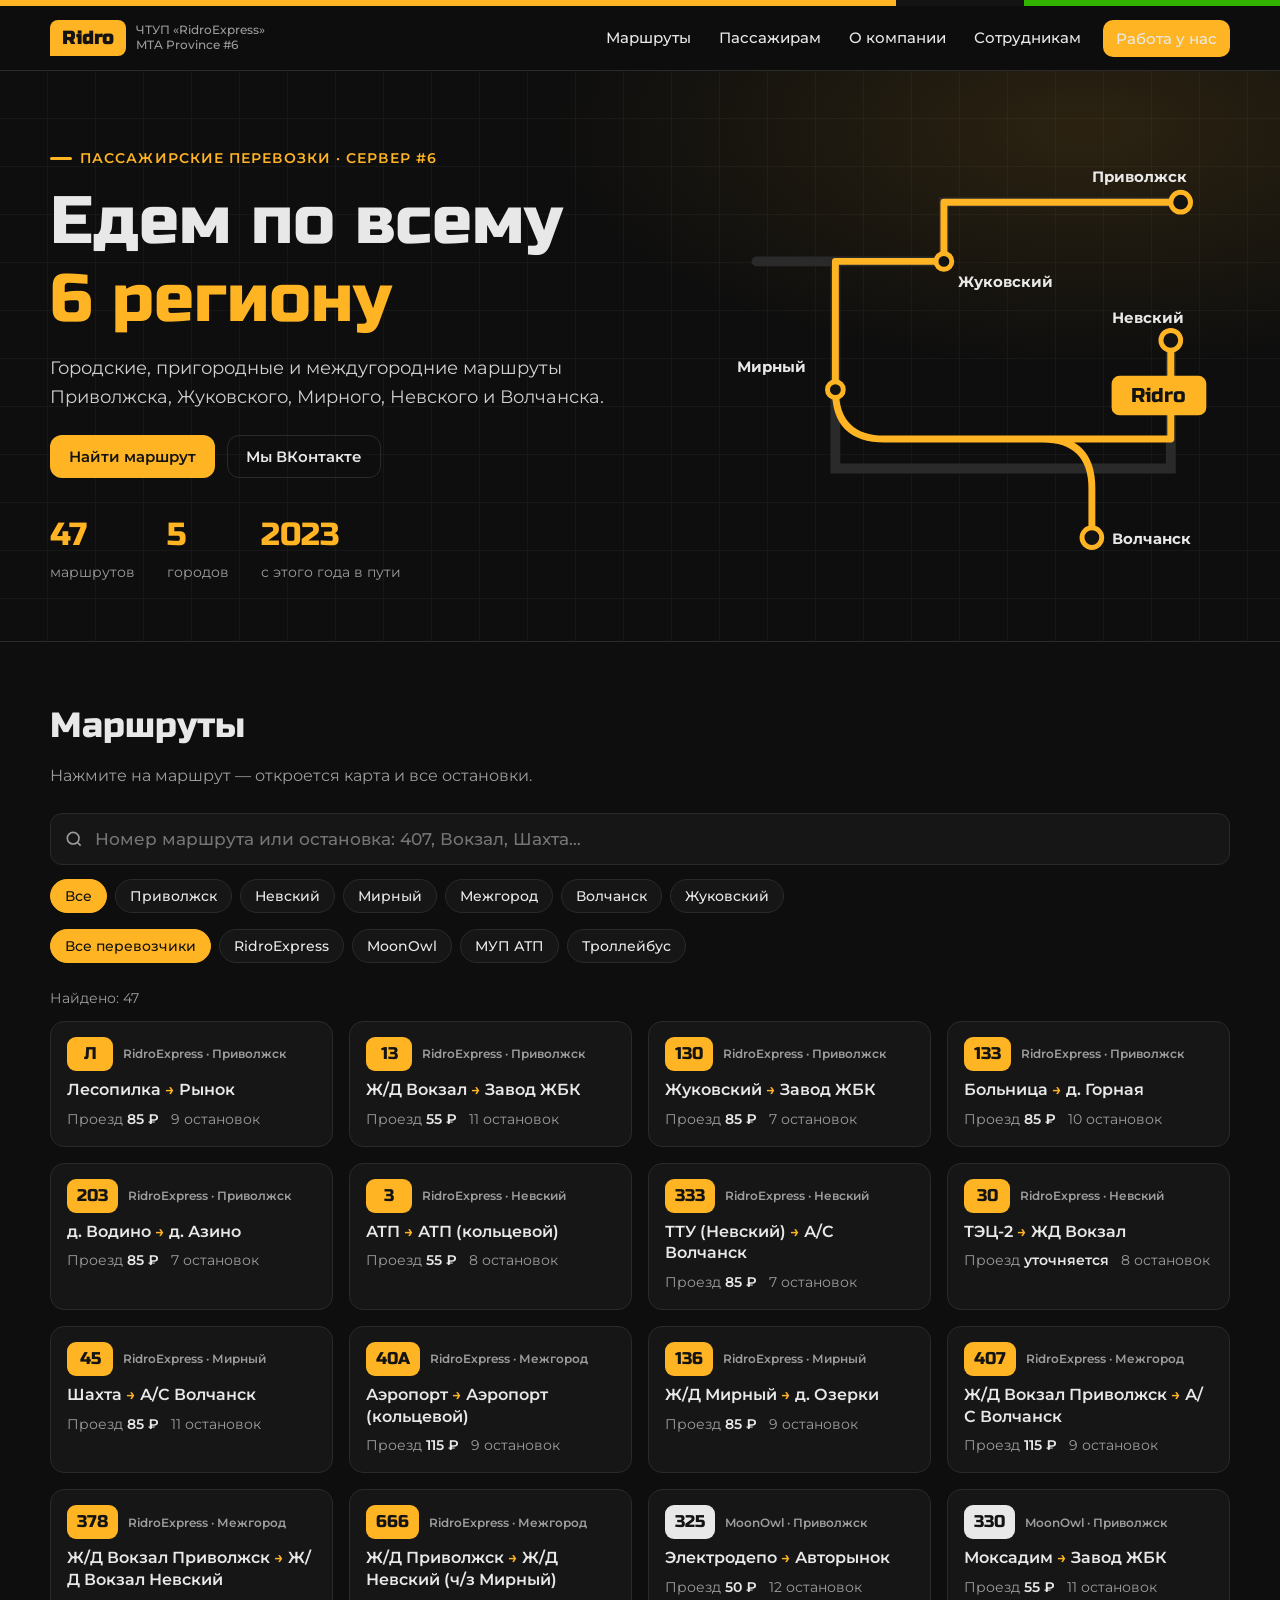
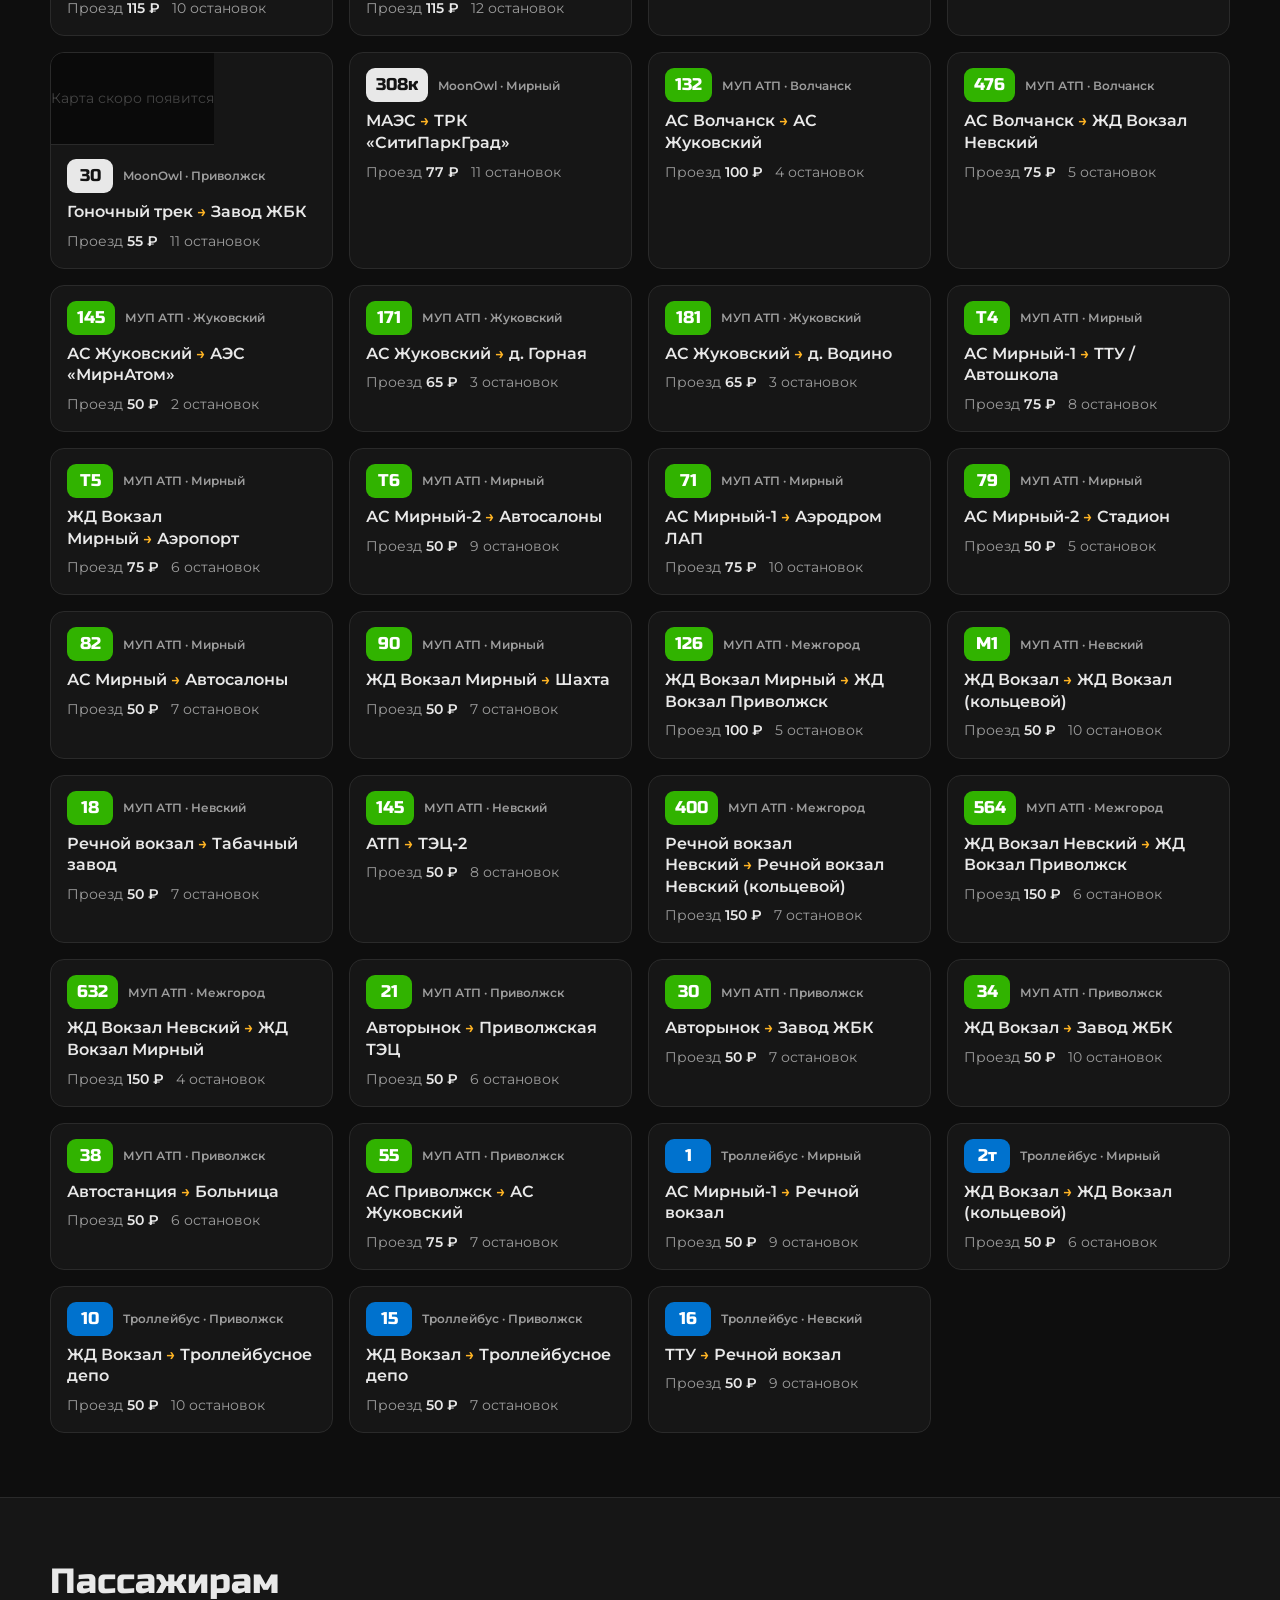
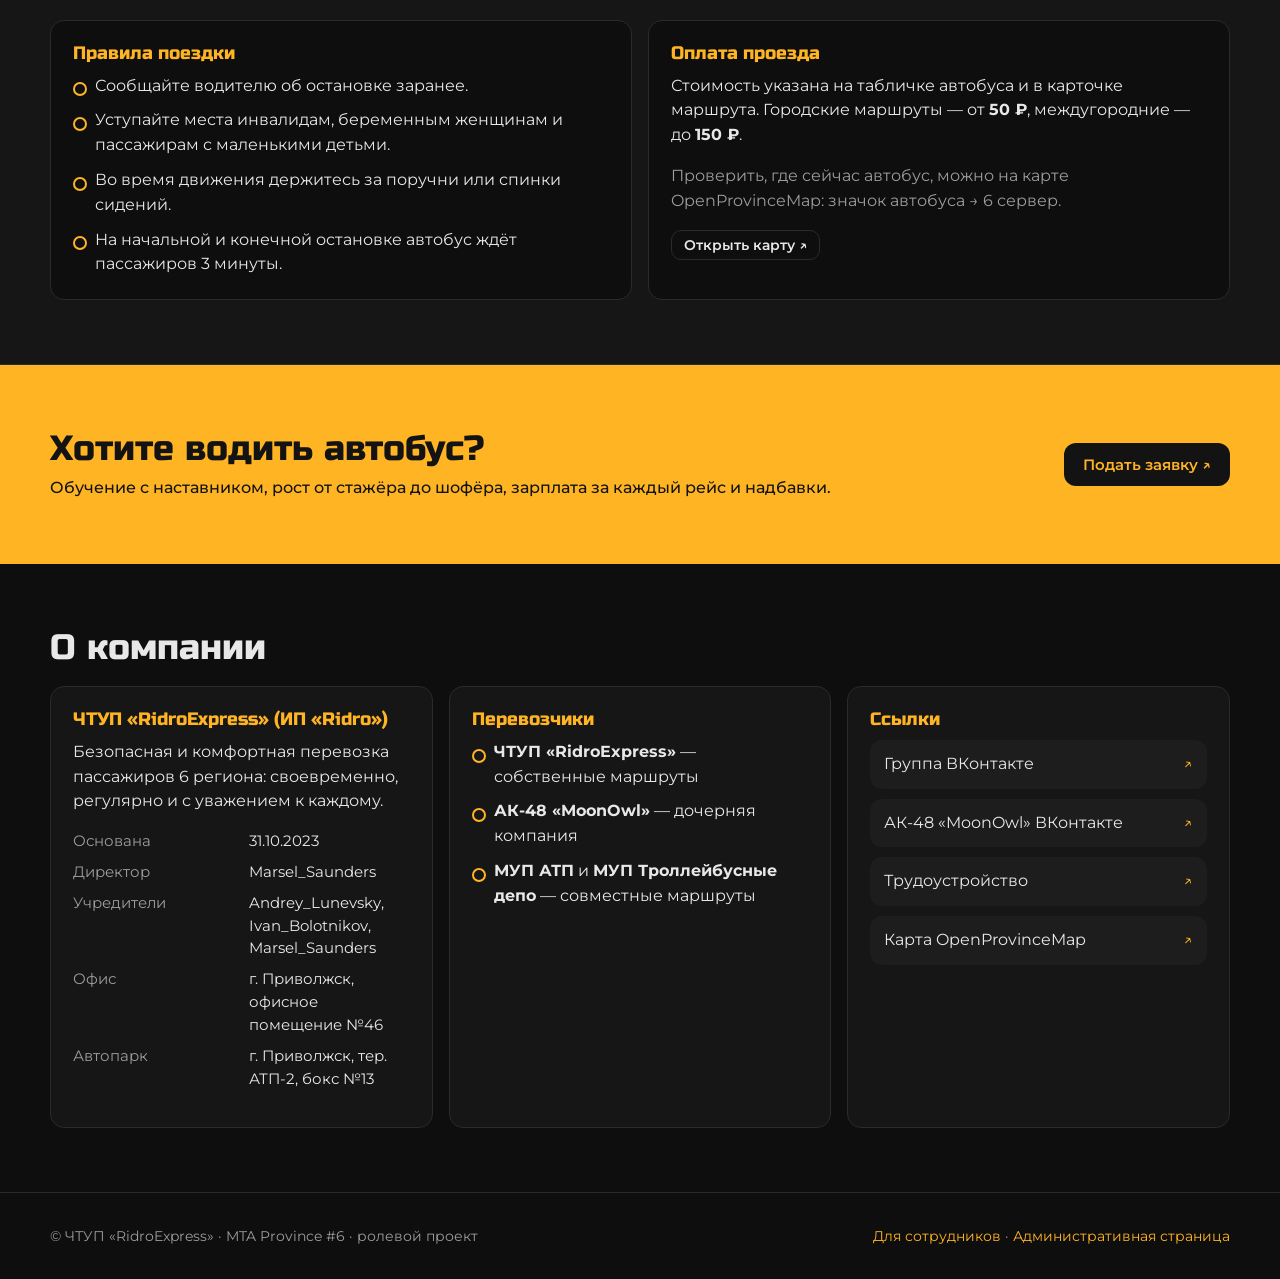
<file: index.html>
<!doctype html>
<html lang="ru">
<head>
  <meta charset="utf-8">
  <meta name="viewport" content="width=device-width, initial-scale=1">
  <title>RidroExpress — маршруты</title>
  <meta name="description" content="ЧТУП «RidroExpress» — пассажирские перевозки на MTA Province #6: маршруты, карты, стоимость проезда.">
  <meta name="theme-color" content="#131313">
  <link rel="icon" href="assets/img/favicon.svg" type="image/svg+xml">
  <link rel="preconnect" href="https://fonts.googleapis.com">
  <link rel="preconnect" href="https://fonts.gstatic.com" crossorigin>
  <link href="https://fonts.googleapis.com/css2?family=Montserrat:wght@400;500;600;700&family=Russo+One&display=swap" rel="stylesheet">
  <link rel="stylesheet" href="assets/css/style.css?v=20261020n">
</head>
<body>
  <div class="stripes"></div>
  <header class="header">
    <div class="wrap">
      <a class="logo" href="./">
        <span class="plate">Ridro</span>
        <small>ЧТУП «RidroExpress»<br>MTA Province #6</small>
      </a>
      <button class="burger" aria-label="Меню" aria-expanded="false">
        <svg width="24" height="24" viewBox="0 0 24 24" fill="none" stroke="currentColor" stroke-width="2"><path d="M4 7h16M4 12h16M4 17h16"/></svg>
      </button>
      <nav class="nav">
        <a href="#routes">Маршруты</a>
        <a href="#passengers">Пассажирам</a>
        <a href="#about">О компании</a>
        <a href="staff.html">Сотрудникам</a>
        <a class="btn btn-primary btn-sm" href="https://vk.cc/cKjQS5" target="_blank" rel="noopener">Работа у нас</a>
      </nav>
    </div>
  </header>

  <main>
    <section class="hero">
      <div class="wrap">
        <div>
          <div class="eyebrow">Пассажирские перевозки · сервер #6</div>
          <h1>Едем по всему<br><span>6 региону</span></h1>
          <p class="lead" id="tagline">Городские, пригородные и междугородние маршруты Приволжска, Жуковского, Мирного, Невского и Волчанска.</p>
          <div class="hero-actions">
            <a class="btn btn-primary" href="#routes">Найти маршрут</a>
            <a class="btn btn-ghost" href="https://vk.ru/ridroexpress6" target="_blank" rel="noopener">Мы ВКонтакте</a>
          </div>
          <div class="stats">
            <div class="stat"><b id="st-routes">—</b><span>маршрутов</span></div>
            <div class="stat"><b id="st-cities">—</b><span>городов</span></div>
            <div class="stat"><b>2023</b><span>с этого года в пути</span></div>
          </div>
        </div>
        <div class="hero-art" aria-hidden="true">
          <svg viewBox="0 0 520 440" fill="none">
            <path d="M40 120 H230 V60 H470" stroke="#2a2a2a" stroke-width="10" stroke-linecap="round"/>
            <path d="M120 120 V330 H460 V200" stroke="#2a2a2a" stroke-width="10" stroke-linecap="round"/>
            <path class="route-line" d="M470 60 H230 V120 H120 V250 Q120 300 170 300 H330 Q380 300 380 350 V400 M330 300 H460 V200" stroke="#FFB424" stroke-width="7" stroke-linecap="round" stroke-linejoin="round"/>
            <g font-family="Montserrat, sans-serif" font-size="15" font-weight="700" fill="#E8E8E8">
              <circle cx="470" cy="60" r="10" fill="#131313" stroke="#FFB424" stroke-width="5"/><text x="380" y="40">Приволжск</text>
              <circle cx="230" cy="120" r="8" fill="#131313" stroke="#FFB424" stroke-width="5"/><text x="244" y="146">Жуковский</text>
              <circle cx="120" cy="250" r="8" fill="#131313" stroke="#FFB424" stroke-width="5"/><text x="20" y="232">Мирный</text>
              <circle cx="380" cy="400" r="10" fill="#131313" stroke="#FFB424" stroke-width="5"/><text x="400" y="406">Волчанск</text>
              <circle cx="460" cy="200" r="10" fill="#131313" stroke="#FFB424" stroke-width="5"/><text x="400" y="182">Невский</text>
            </g>
            <rect x="400" y="236" width="96" height="40" rx="8" fill="#FFB424"/>
            <text x="448" y="263" text-anchor="middle" font-family="Russo One, sans-serif" font-size="20" fill="#131313">Ridro</text>
          </svg>
        </div>
      </div>
    </section>

    <section id="routes">
      <div class="wrap">
        <div class="section-head">
          <div>
            <h2>Маршруты</h2>
            <p class="muted">Нажмите на маршрут — откроется карта и все остановки.</p>
          </div>
        </div>
        <div class="finder">
          <label class="search">
            <span class="sr-only">Поиск маршрута</span>
            <svg width="20" height="20" viewBox="0 0 24 24" fill="none" stroke="currentColor" stroke-width="2"><circle cx="11" cy="11" r="7"/><path d="m20 20-3.5-3.5"/></svg>
            <input class="input" id="q" type="search" placeholder="Номер маршрута или остановка: 407, Вокзал, Шахта…" autocomplete="off">
          </label>
          <div class="filters">
            <div class="chips" id="f-city" role="group" aria-label="Город"></div>
            <div class="chips" id="f-group" role="group" aria-label="Перевозчик"></div>
          </div>
        </div>
        <div class="count" id="count"></div>
        <div class="grid" id="grid"></div>
      </div>
    </section>

    <section id="passengers" style="background: var(--surface); border-block: 1px solid var(--line)">
      <div class="wrap">
        <h2>Пассажирам</h2>
        <div class="cols">
          <div class="panel" style="background: var(--bg)">
            <h3>Правила поездки</h3>
            <ul class="list" id="p-rules"></ul>
          </div>
          <div class="panel" style="background: var(--bg)">
            <h3>Оплата проезда</h3>
            <p>Стоимость указана на табличке автобуса и в карточке маршрута. Городские маршруты — от <b id="fare-min">—</b>, междугородние — до <b id="fare-max">—</b>.</p>
            <p class="muted">Проверить, где сейчас автобус, можно на карте OpenProvinceMap: значок автобуса → 6 сервер.</p>
            <a class="btn btn-ghost btn-sm" href="https://fantastic-game.ru/openprovincemap/#layer=b" target="_blank" rel="noopener">Открыть карту ↗</a>
          </div>
        </div>
      </div>
    </section>

    <section class="band">
      <div class="wrap">
        <div>
          <h2>Хотите водить автобус?</h2>
          <p>Обучение с наставником, рост от стажёра до шофёра, зарплата за каждый рейс и надбавки.</p>
        </div>
        <a class="btn" href="https://vk.cc/cKjQS5" target="_blank" rel="noopener">Подать заявку ↗</a>
      </div>
    </section>

    <section id="about">
      <div class="wrap">
        <h2>О компании</h2>
        <div class="cols">
          <div class="panel">
            <h3 id="org-name">ЧТУП «RidroExpress»</h3>
            <p id="org-goal"></p>
            <dl class="kv">
              <dt>Основана</dt><dd id="org-founded"></dd>
              <dt>Директор</dt><dd id="org-director"></dd>
              <dt>Учредители</dt><dd id="org-founders"></dd>
              <dt>Офис</dt><dd id="org-office"></dd>
              <dt>Автопарк</dt><dd id="org-depot"></dd>
            </dl>
          </div>
          <div class="panel">
            <h3>Перевозчики</h3>
            <ul class="list">
              <li><b>ЧТУП «RidroExpress»</b> — собственные маршруты</li>
              <li><b>АК-48 «MoonOwl»</b> — дочерняя компания</li>
              <li><b>МУП АТП</b> и <b>МУП Троллейбусные депо</b> — совместные маршруты</li>
            </ul>
          </div>
          <div class="panel">
            <h3>Ссылки</h3>
            <div class="links" id="links"></div>
          </div>
        </div>
      </div>
    </section>
  </main>

  <footer class="footer">
    <div class="wrap">
      <span>© ЧТУП «RidroExpress» · MTA Province #6 · ролевой проект</span>
      <span><a href="staff.html">Для сотрудников</a> · <a href="admin.html">Административная страница</a></span>
    </div>
  </footer>

  <dialog class="route" id="dlg" aria-labelledby="dlg-title"></dialog>

  <script src="assets/js/common.js?v=20261020n"></script>
  <script src="assets/js/passenger.js?v=20261020n"></script>
</body>
</html>
</file>
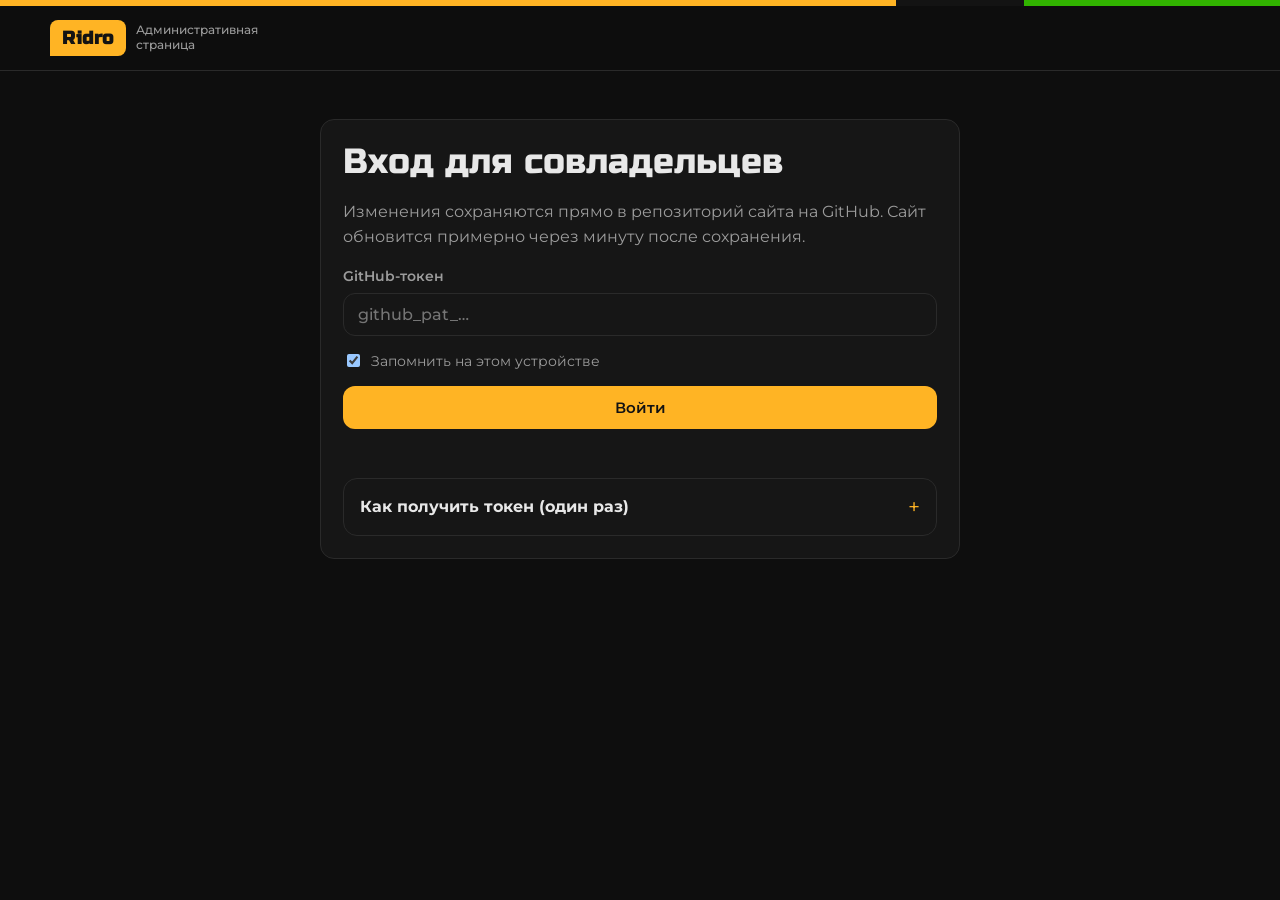
<file: admin.html>
<!doctype html>
<html lang="ru">
<head>
  <meta charset="utf-8">
  <meta name="viewport" content="width=device-width, initial-scale=1">
  <title>RidroExpress — административная страница</title>
  <meta name="robots" content="noindex">
  <meta name="theme-color" content="#131313">
  <link rel="icon" href="assets/img/favicon.svg" type="image/svg+xml">
  <link rel="preconnect" href="https://fonts.googleapis.com">
  <link rel="preconnect" href="https://fonts.gstatic.com" crossorigin>
  <link href="https://fonts.googleapis.com/css2?family=Montserrat:wght@400;500;600;700&family=Russo+One&display=swap" rel="stylesheet">
  <link rel="stylesheet" href="assets/css/style.css?v=20261020n">
  <link rel="stylesheet" href="assets/css/admin.css?v=20261020n">
</head>
<body>
  <div class="stripes"></div>
  <header class="header">
    <div class="wrap">
      <a class="logo" href="./">
        <span class="plate">Ridro</span>
        <small>Административная<br>страница</small>
      </a>
      <nav class="nav" style="display:flex">
        <span class="muted" id="who"></span>
        <button class="btn btn-ghost btn-sm" id="logout" hidden>Выйти</button>
      </nav>
    </div>
  </header>

  <!-- Вход -->
  <main class="wrap admin-login" id="login-view">
    <div class="panel">
      <h2>Вход для совладельцев</h2>
      <p class="muted">Изменения сохраняются прямо в репозиторий сайта на GitHub. Сайт обновится примерно через минуту после сохранения.</p>
      <form id="login-form" class="form-grid">
        <label class="field">GitHub-токен
          <input class="input" id="token" type="password" autocomplete="off" required placeholder="github_pat_…">
        </label>
        <label class="check"><input type="checkbox" id="remember" checked> Запомнить на этом устройстве</label>
        <button class="btn btn-primary" type="submit">Войти</button>
        <p class="error" id="login-error" role="alert"></p>
      </form>
      <details class="acc" style="margin-top:16px">
        <summary><b>Как получить токен (один раз)</b></summary>
        <div class="acc-body">
          <p><b>Совладелец</b> (сайт не на вашем аккаунте):</p>
          <ol class="howto">
            <li>Владелец сайта добавляет вас: репозиторий <b id="repo-name">—</b> → Settings → Collaborators → Add people. Примите приглашение (придёт на почту и в уведомления GitHub).</li>
            <li>Откройте <a href="https://github.com/settings/tokens/new?scopes=public_repo&amp;description=ridro-admin" target="_blank" rel="noopener">Settings → Developer settings → Tokens (classic) → Generate new token (classic)</a>.</li>
            <li>Note — любое, Expiration — срок. В Scopes отметьте только <b>public_repo</b>.</li>
            <li>Нажмите Generate token, скопируйте (начинается с <code>ghp_</code>) и вставьте сюда.</li>
          </ol>
          <p style="margin-top:12px"><b>Владелец сайта</b> (<b id="repo-owner">—</b>) может вместо этого сделать токен только для этого сайта:
            <a href="https://github.com/settings/personal-access-tokens/new" target="_blank" rel="noopener">Fine-grained tokens</a> → Only select repositories → сайт → Contents: Read and write.</p>
          <p class="muted">Никому не передавайте токен: с ним можно менять сайт. Если токен утёк — удалите его в тех же настройках GitHub.</p>
        </div>
      </details>
    </div>
  </main>

  <!-- Редактор -->
  <main class="wrap admin" id="app-view" hidden>
    <div class="tabs" role="tablist">
      <button class="chip" role="tab" data-tab="routes" aria-pressed="true">Маршруты</button>
      <button class="chip" role="tab" data-tab="content" aria-pressed="false">Тексты и правила</button>
      <button class="chip" role="tab" data-tab="reports" aria-pressed="false">Отчёты</button>
      <button class="chip" role="tab" data-tab="plate" aria-pressed="false">Табличка</button>
      <span class="dirty" id="dirty" hidden>● Есть несохранённые изменения</span>
      <button class="btn btn-primary" id="save" style="margin-left:auto">Сохранить на сайт</button>
    </div>

    <section id="tab-routes" class="admin-split">
      <aside class="admin-list">
        <input class="input" id="list-q" type="search" placeholder="Поиск маршрута">
        <button class="btn btn-sm" id="add-route">+ Новый маршрут</button>
        <div id="route-items"></div>
      </aside>
      <div class="panel" id="route-form"></div>
    </section>

    <section id="tab-content" hidden>
      <div class="panel" id="content-form"></div>
    </section>

    <section id="tab-reports" hidden>
      <div class="panel" id="reports-admin"><p class="muted">Загрузка…</p></div>
    </section>

    <section id="tab-plate" hidden>
      <div class="panel plate-panel">
        <div class="pl-wrap" id="pl-preview"></div>
        <label class="field" style="margin-top:16px">Подставить с маршрута<select class="input" id="pl-route"><option value="">— свой текст —</option></select></label>
        <p class="hint" id="pl-doc"></p>
        <div class="pl-fields">
          <div class="pl-field"><label class="field">Номер<input class="input" data-pl="title"></label><button class="btn copy" data-pl-copy="title">Копировать</button></div>
          <div class="pl-field"><label class="field">Стоимость<input class="input" data-pl="fare"></label><button class="btn copy" data-pl-copy="fare">Копировать</button></div>
          <div class="pl-field"><label class="field">Строка 1<input class="input" data-pl="line1"></label><button class="btn copy" data-pl-copy="line1">Копировать</button></div>
          <div class="pl-field"><label class="field">Строка 2<input class="input" data-pl="line2"></label><button class="btn copy" data-pl-copy="line2">Копировать</button></div>
        </div>
        <p class="hint" id="pl-missing"></p>
        <p class="hint">Превью — как в игре: шрифт MTA Province, перенос строк по правилам игры (по генератору RISX Nano, nano.risx.app/plate).</p>
      </div>
    </section>
  </main>

  <script src="assets/js/common.js?v=20261020n"></script>
  <script src="assets/js/plate.js?v=20261020n"></script>
  <script src="assets/js/admin.js?v=20261020n"></script>
</body>
</html>
</file>
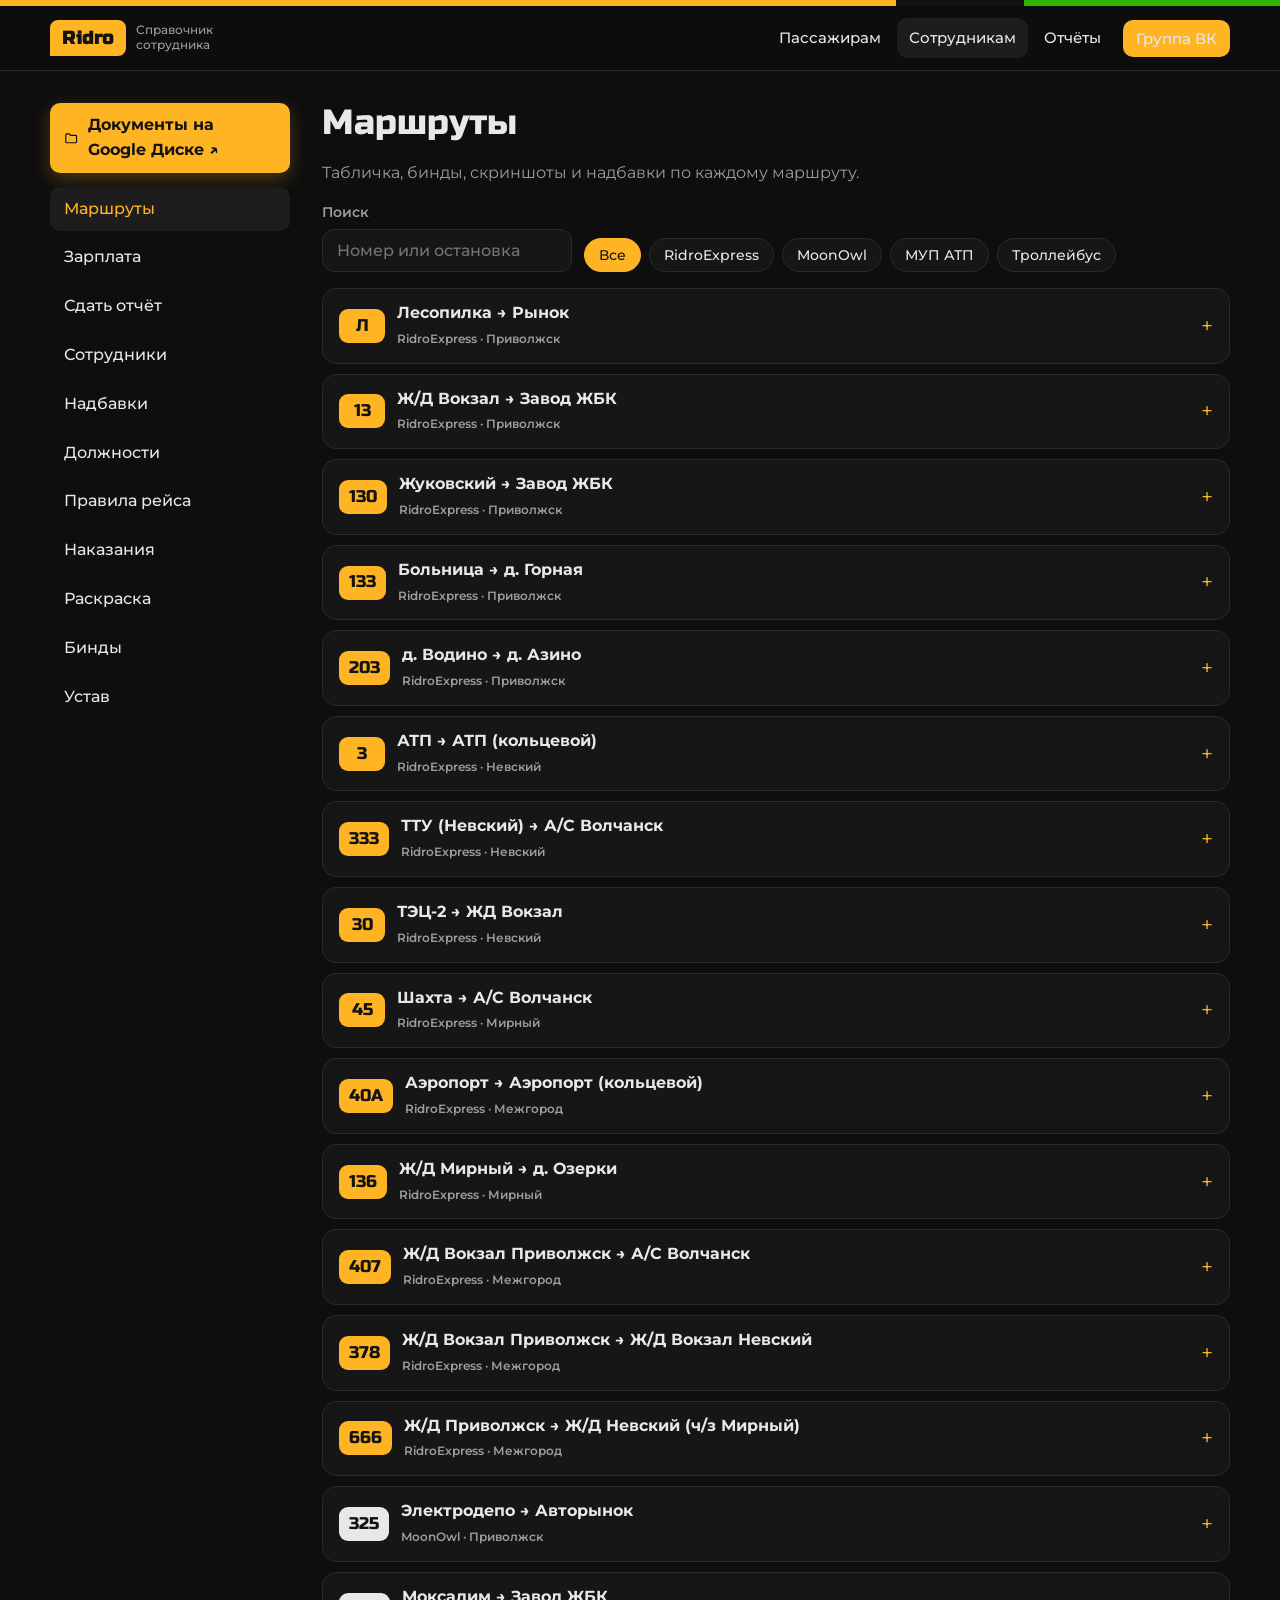
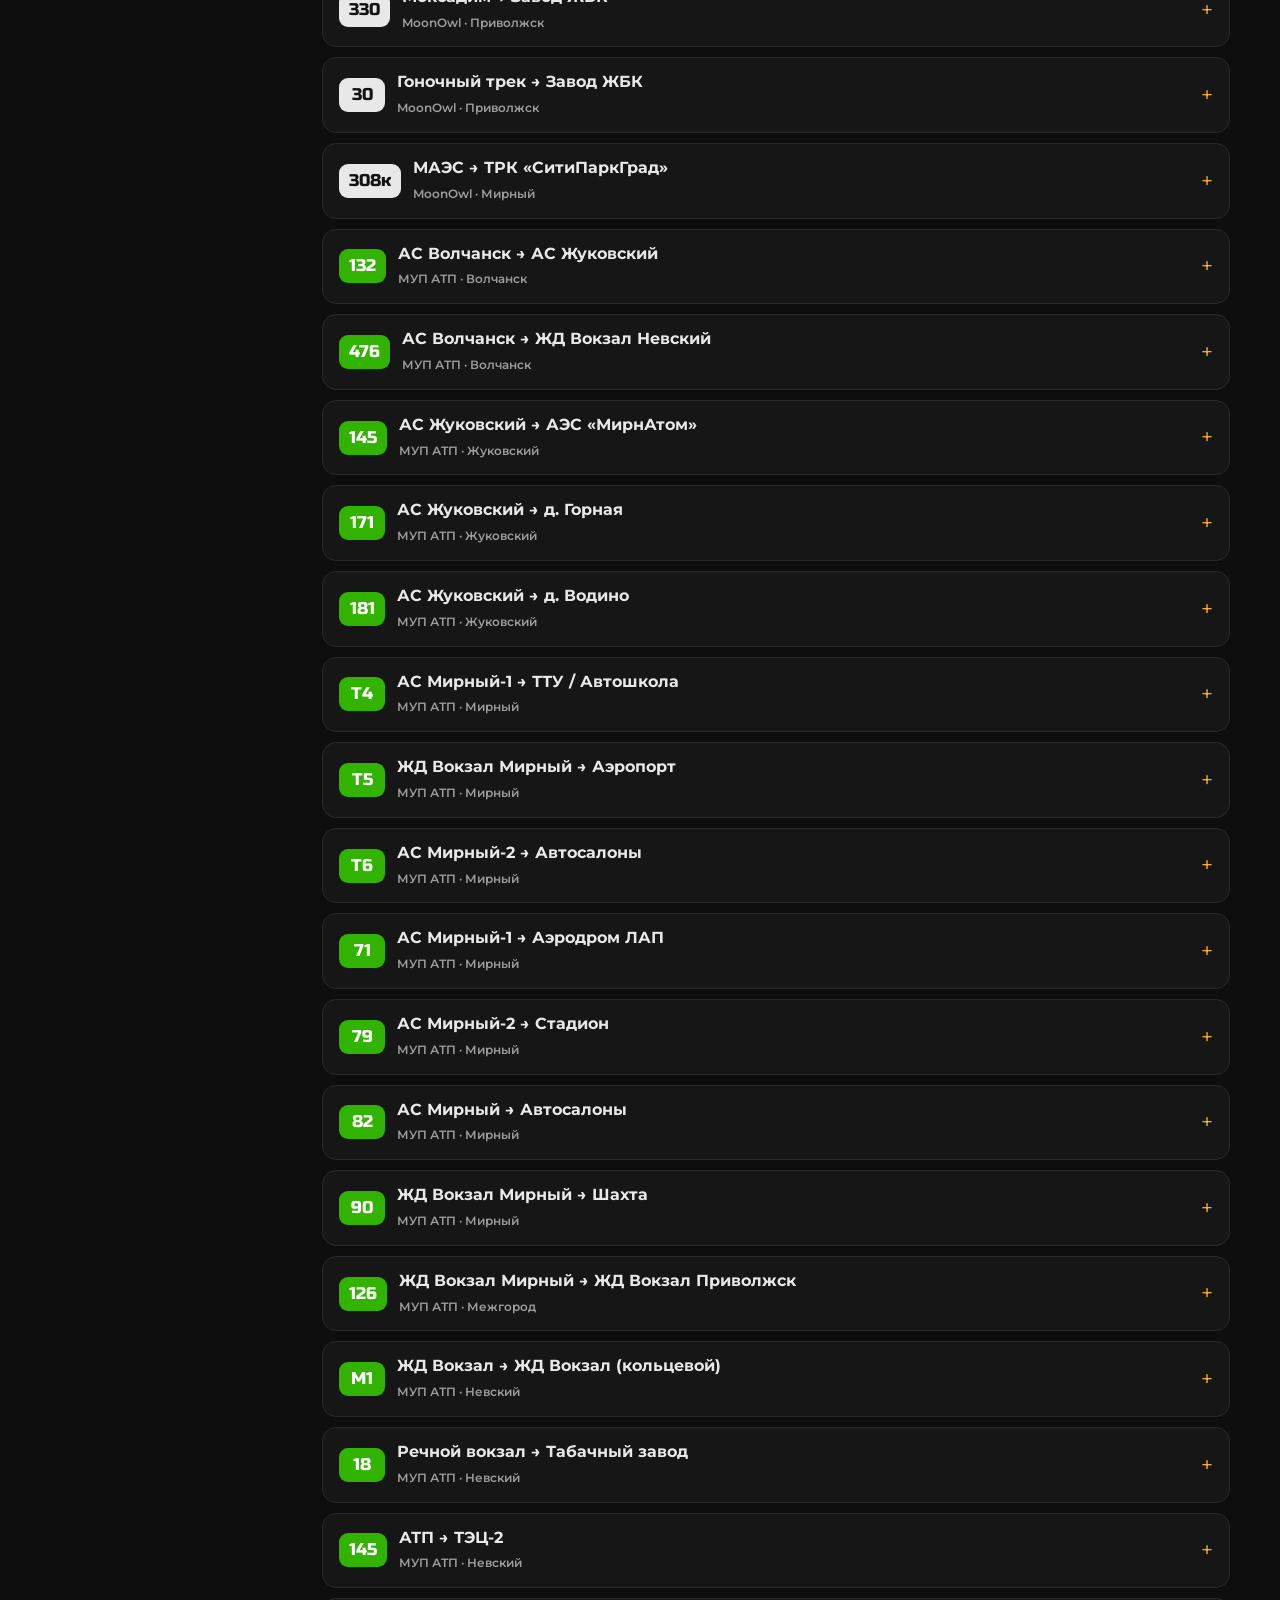
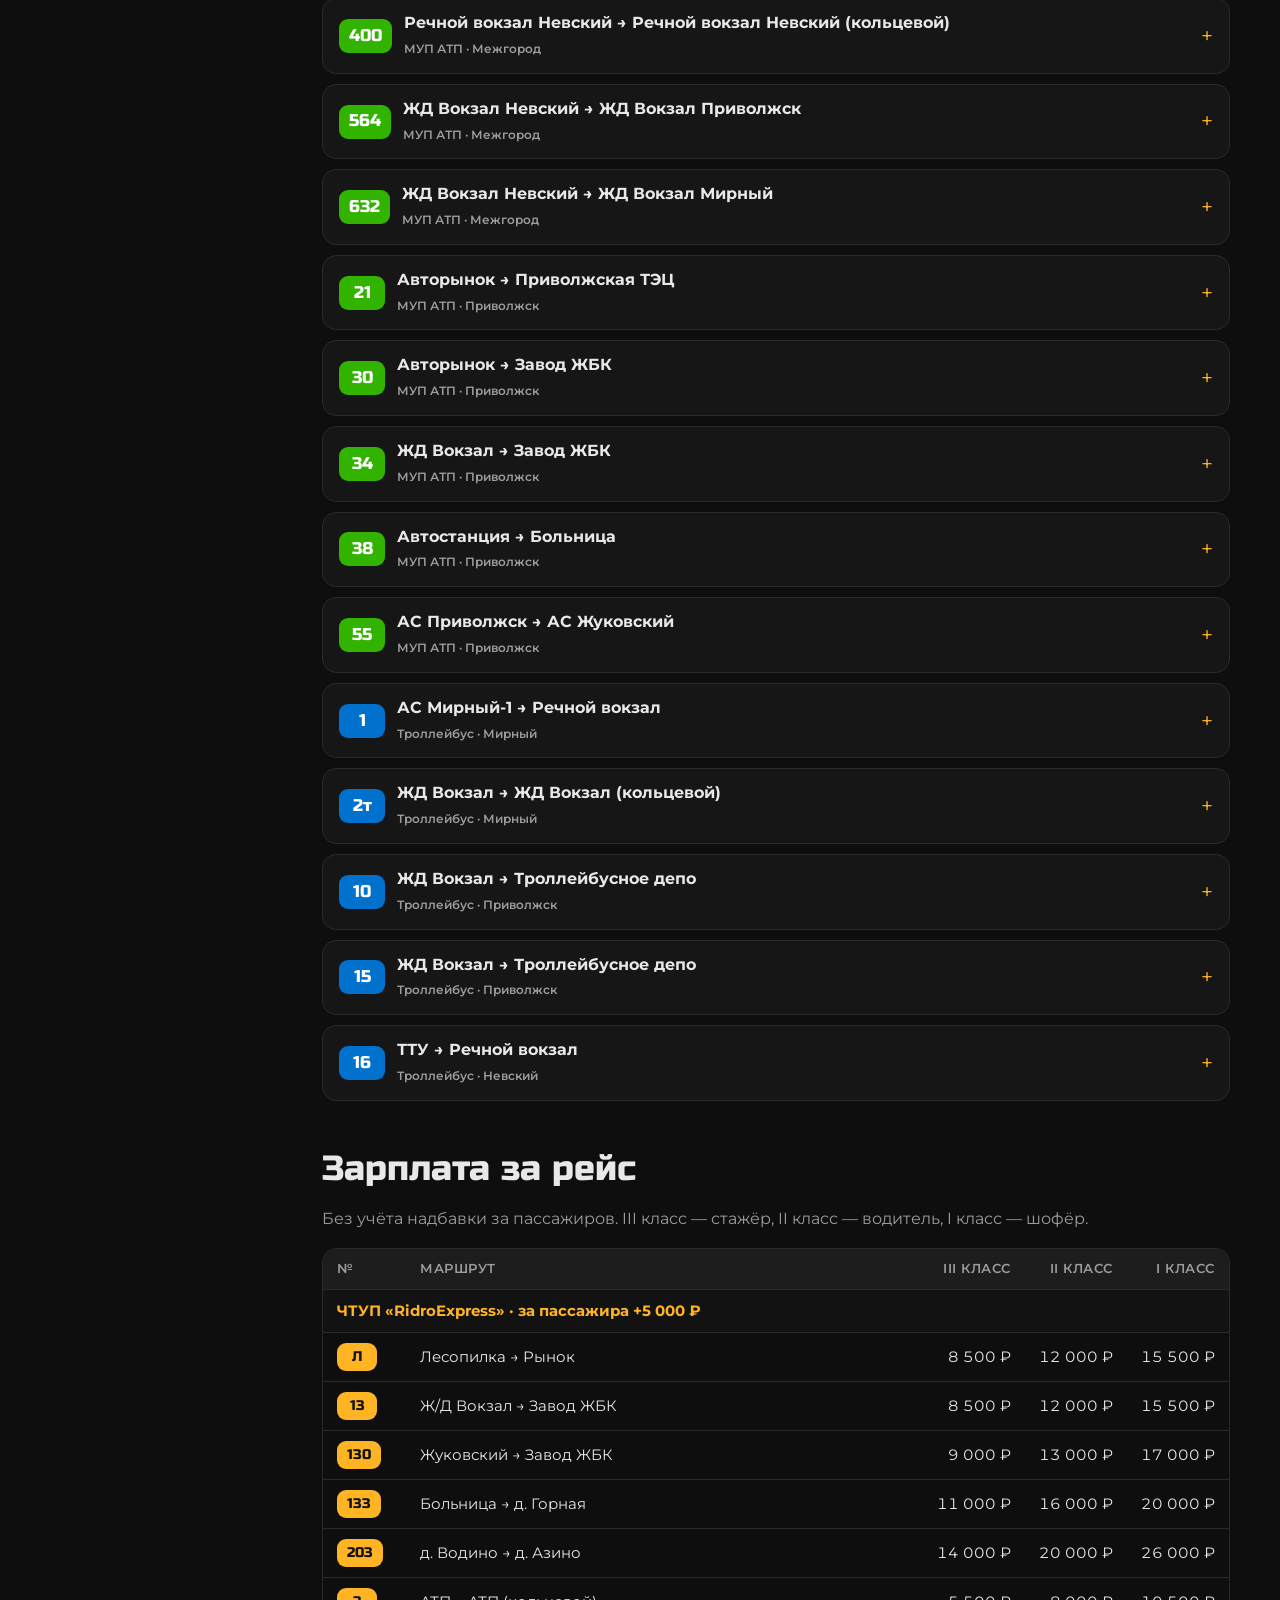
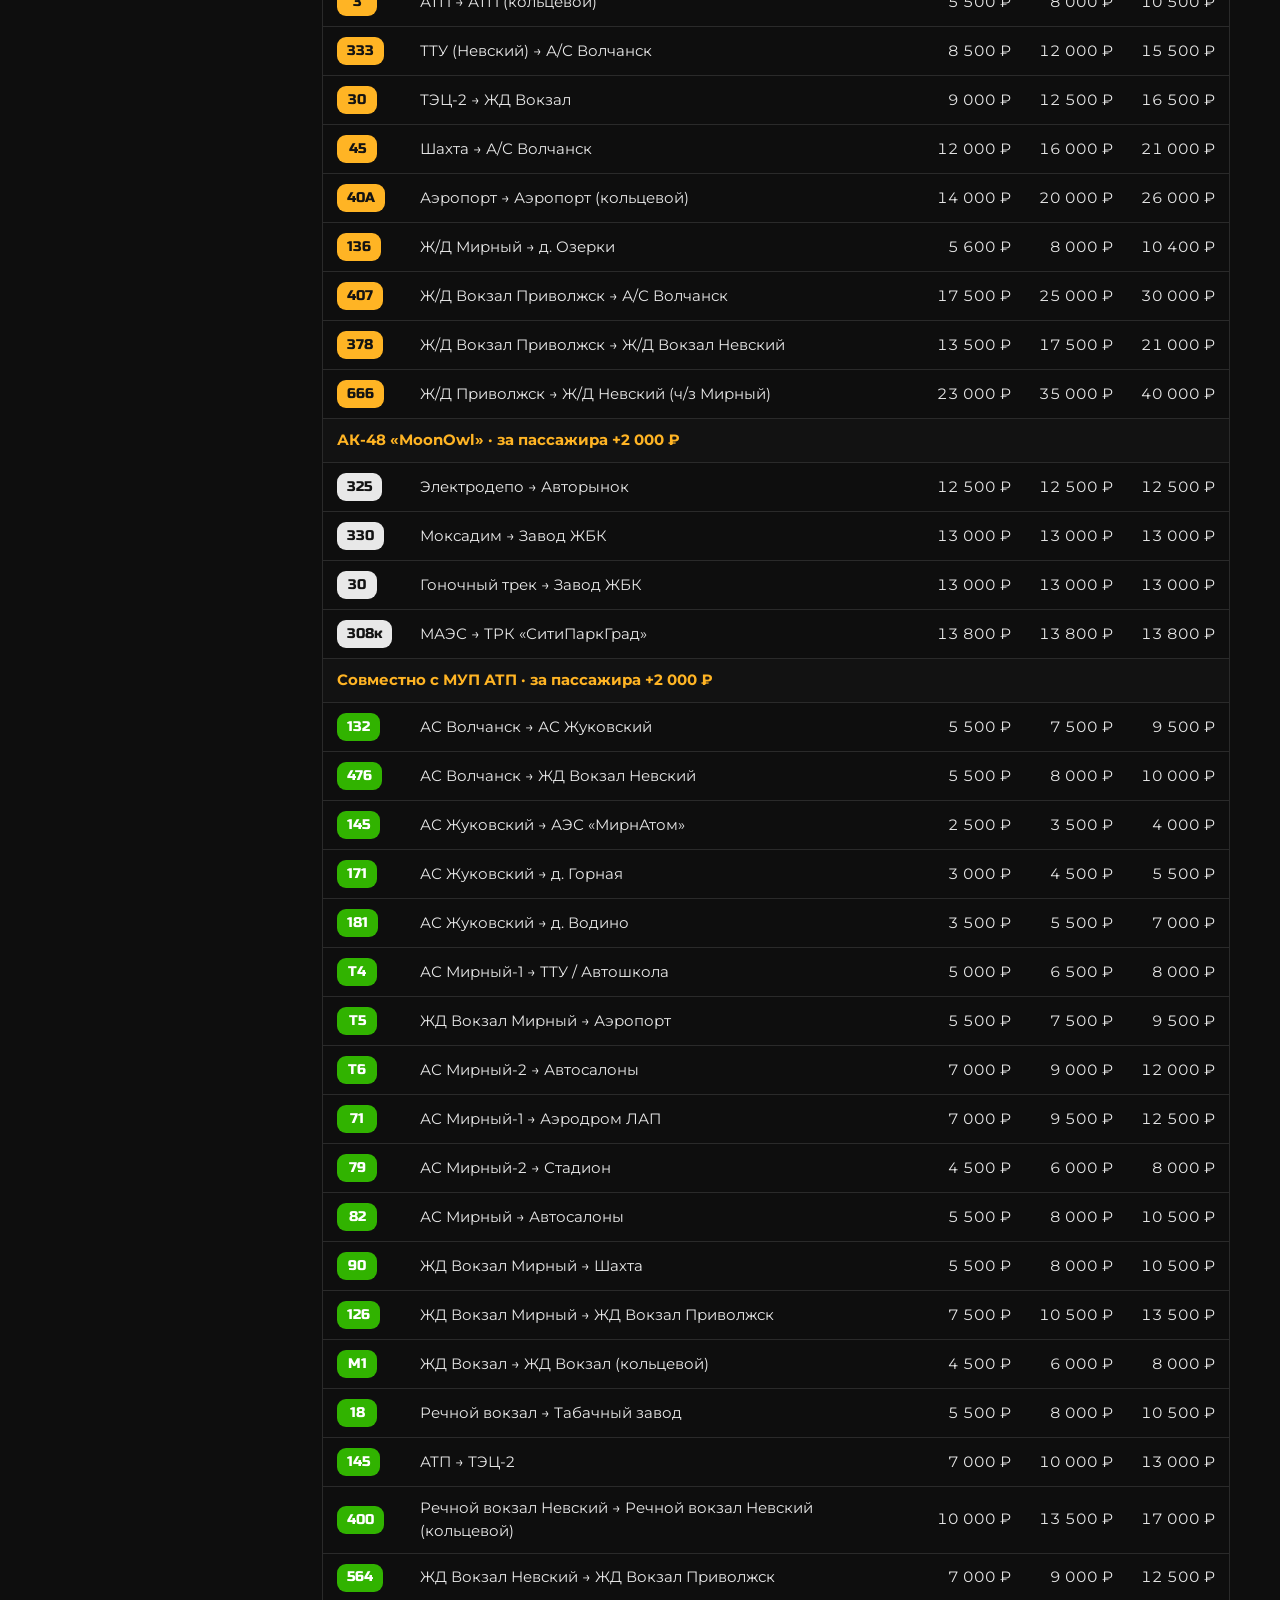
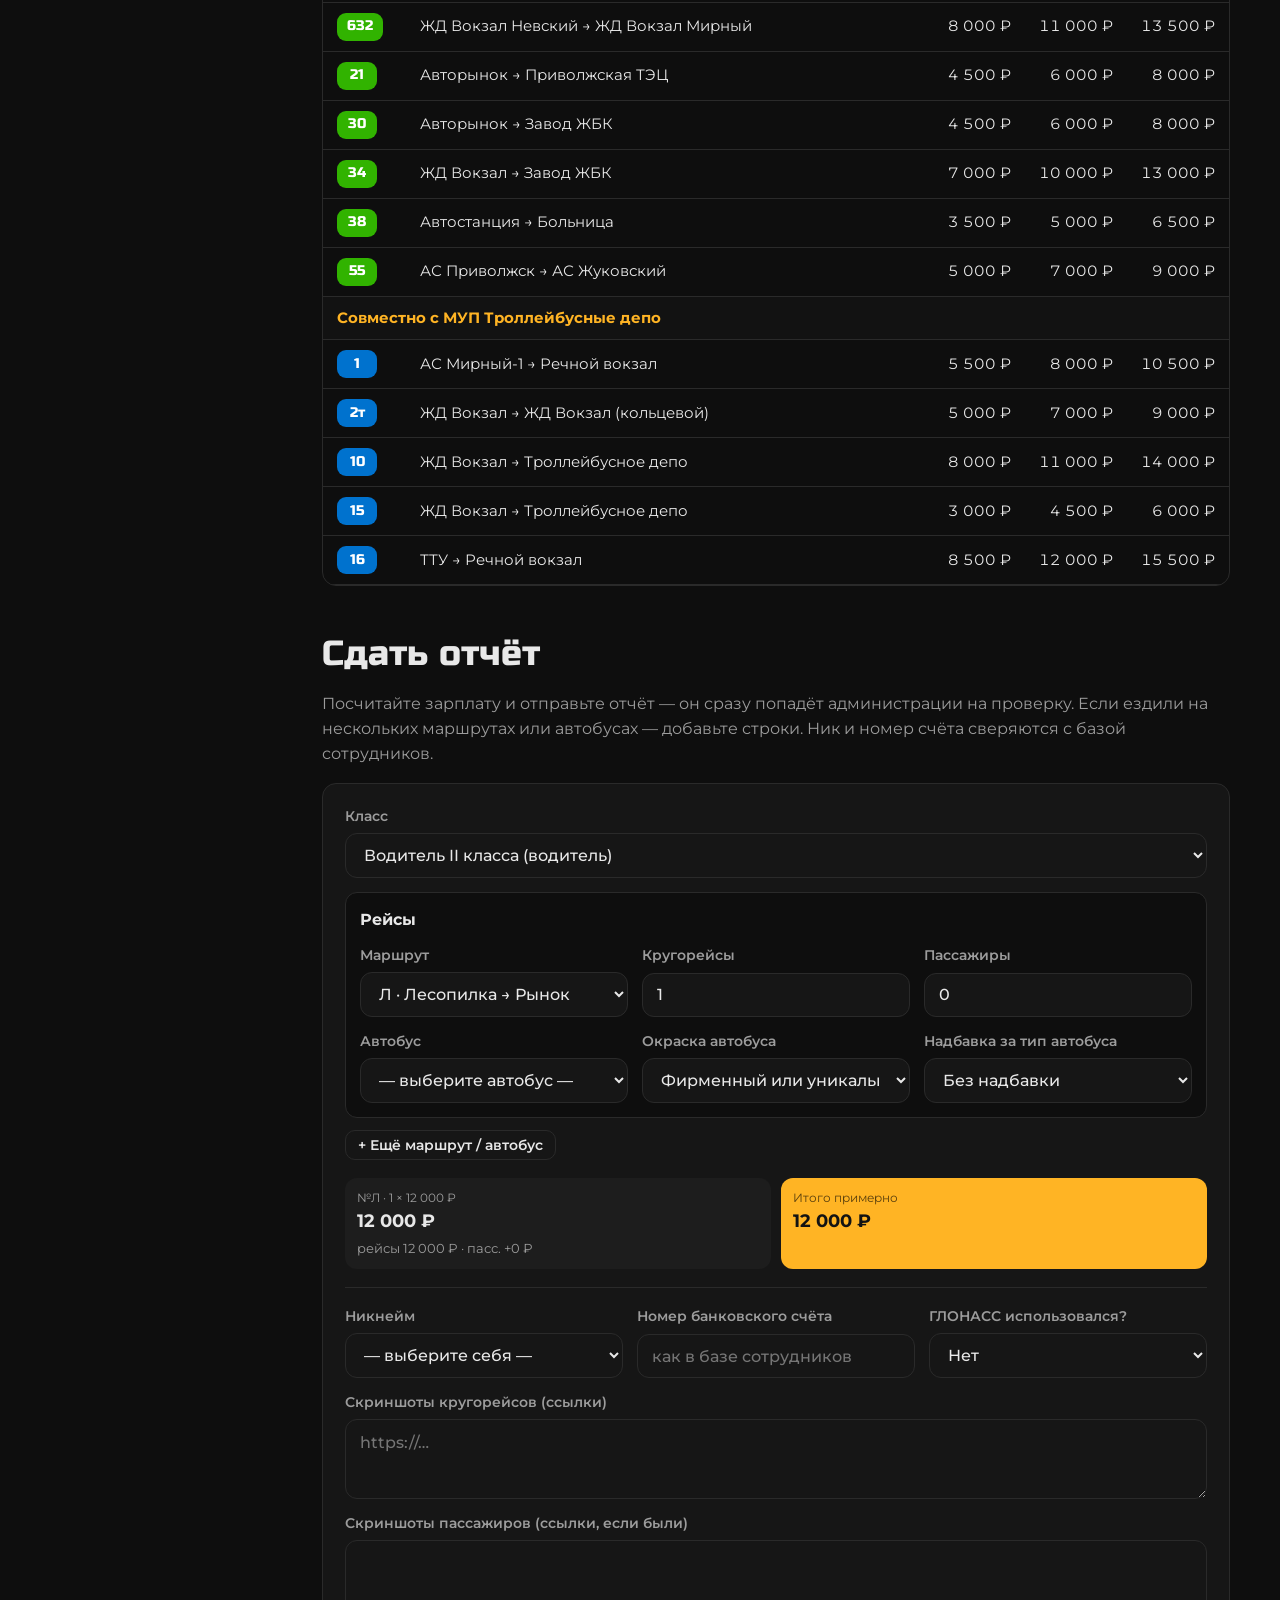
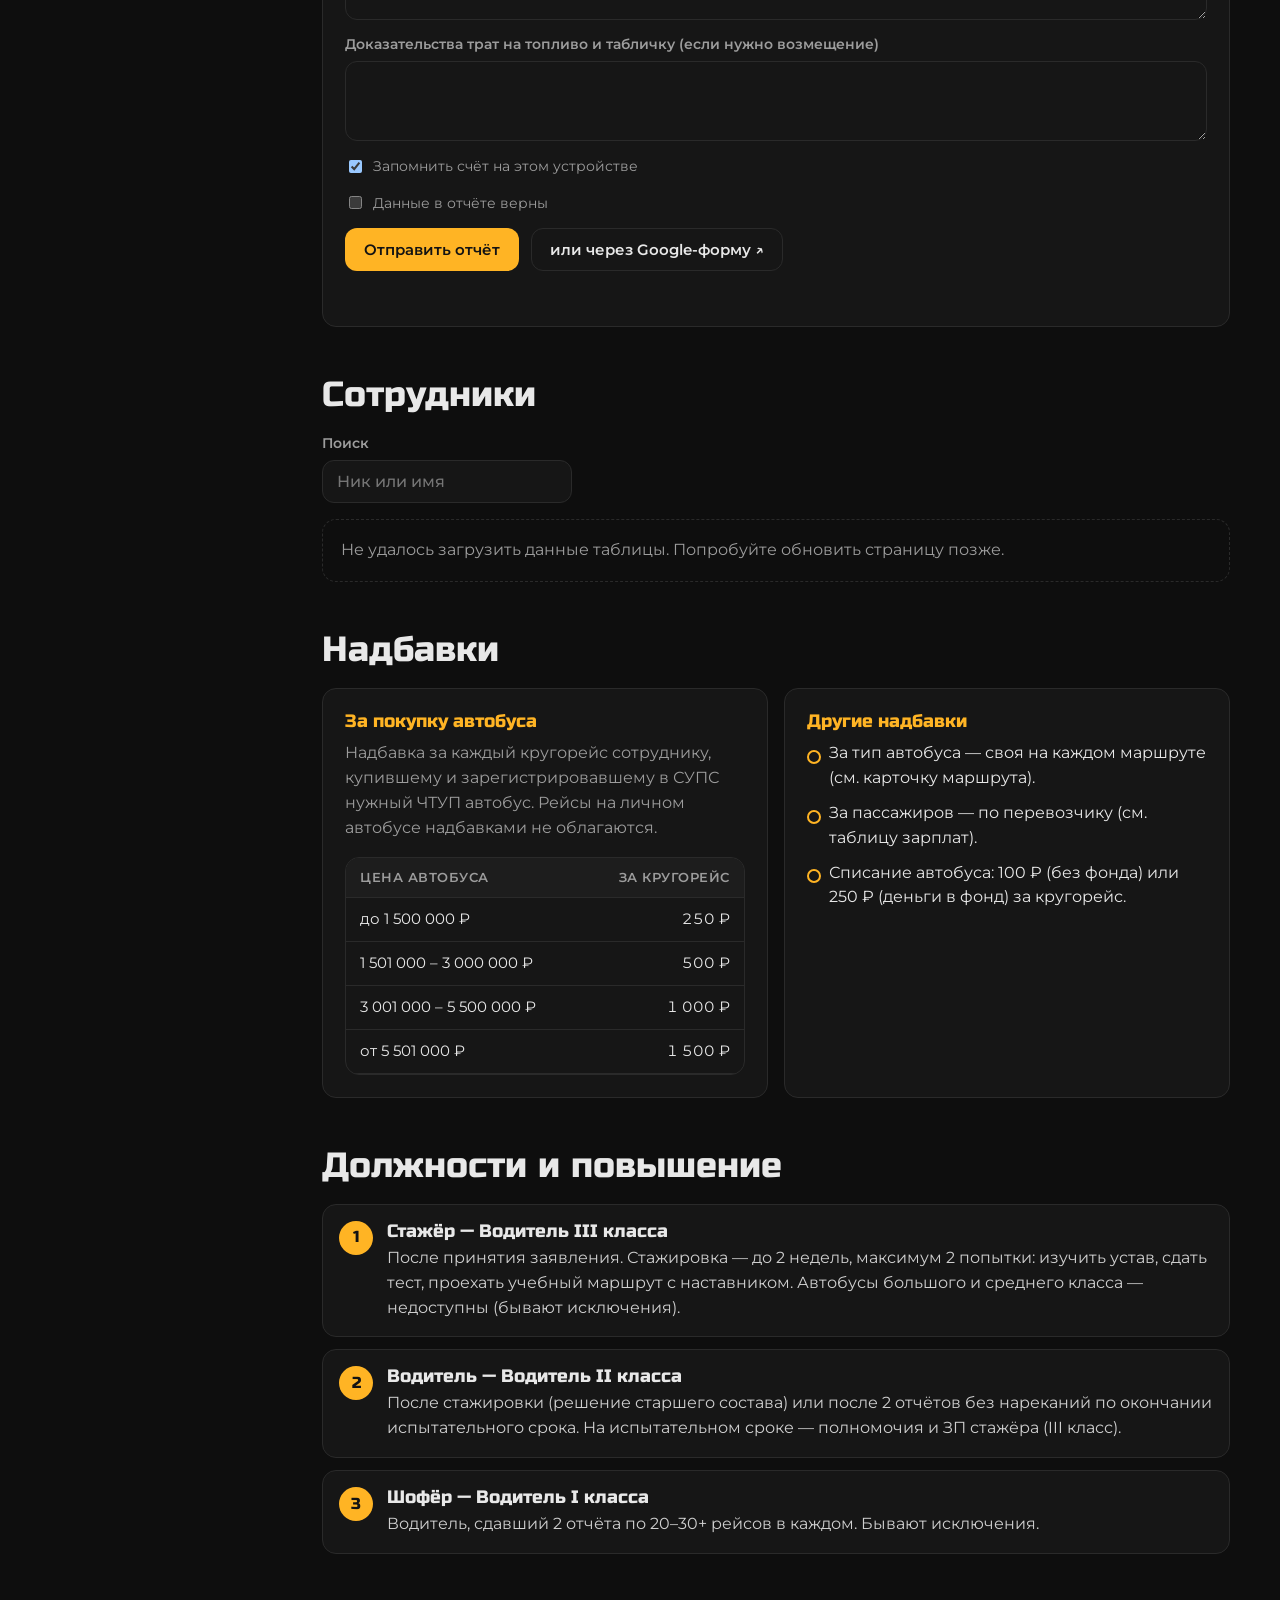
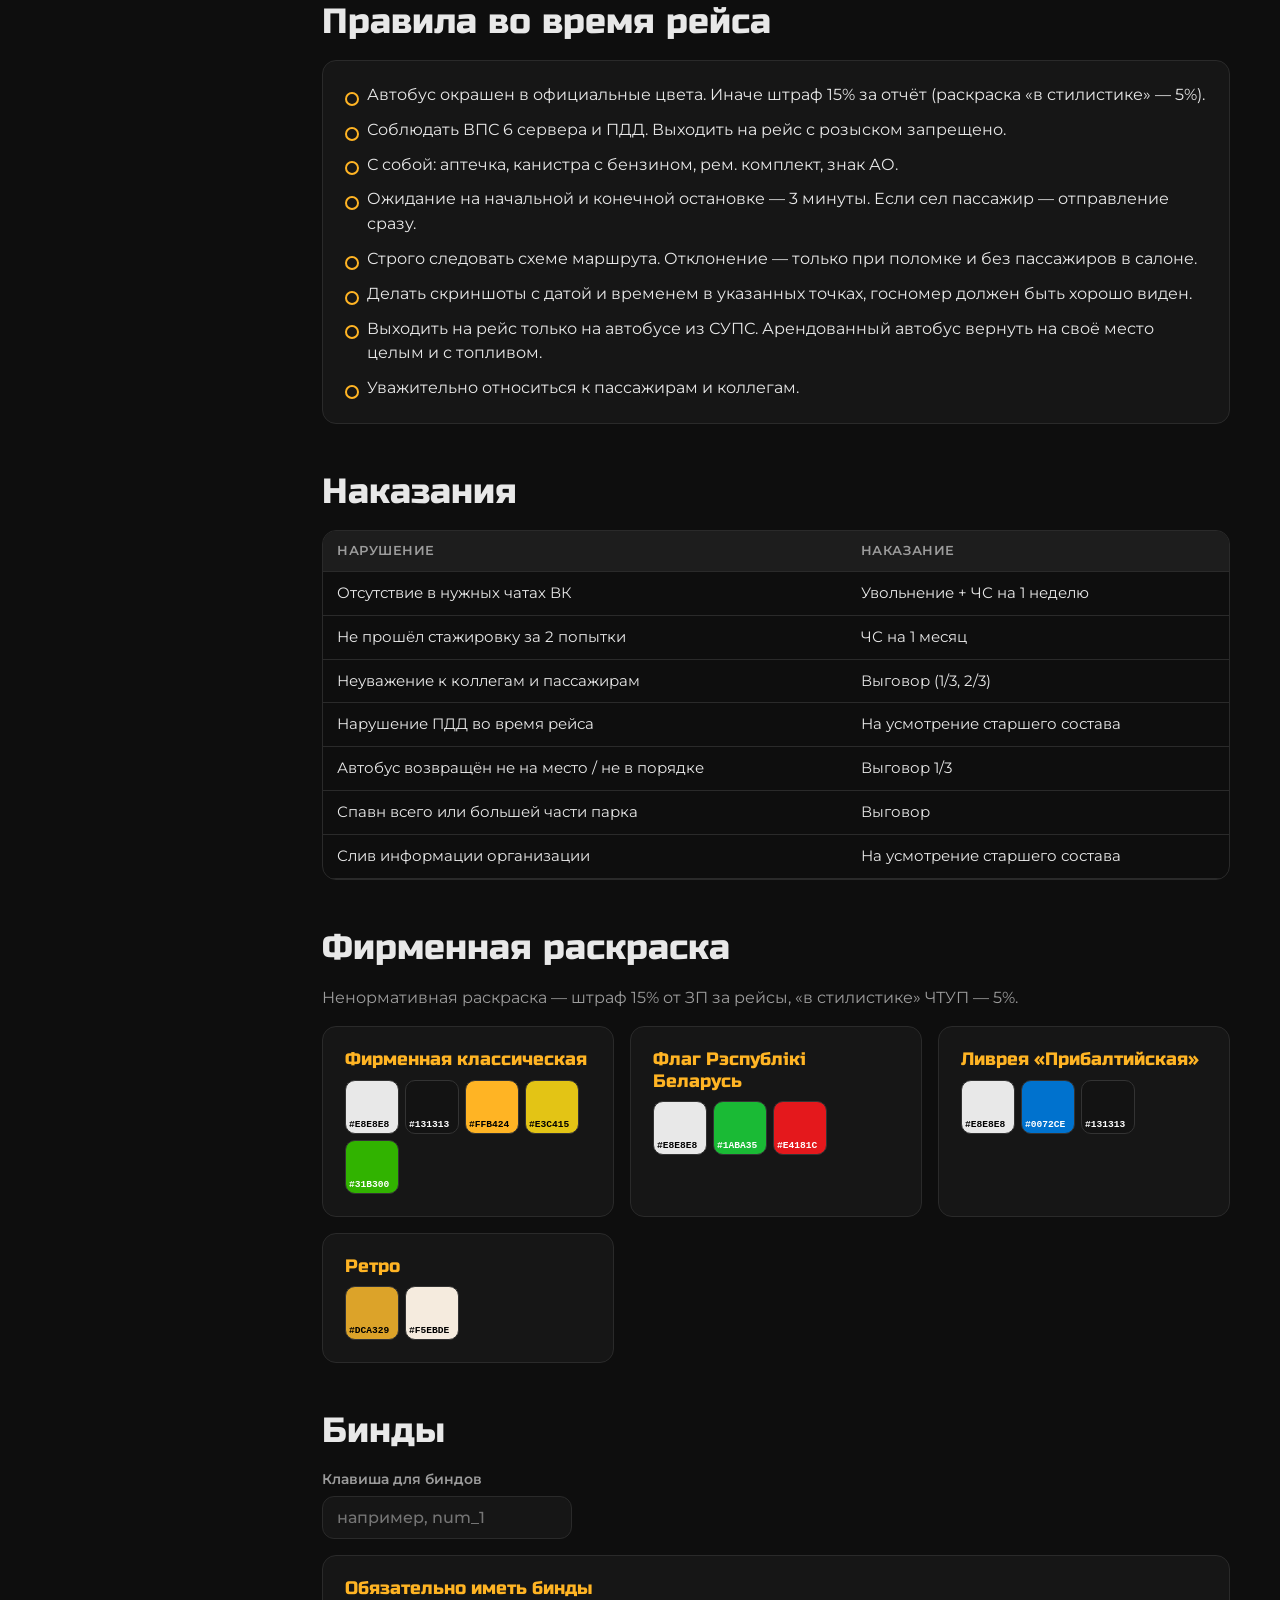
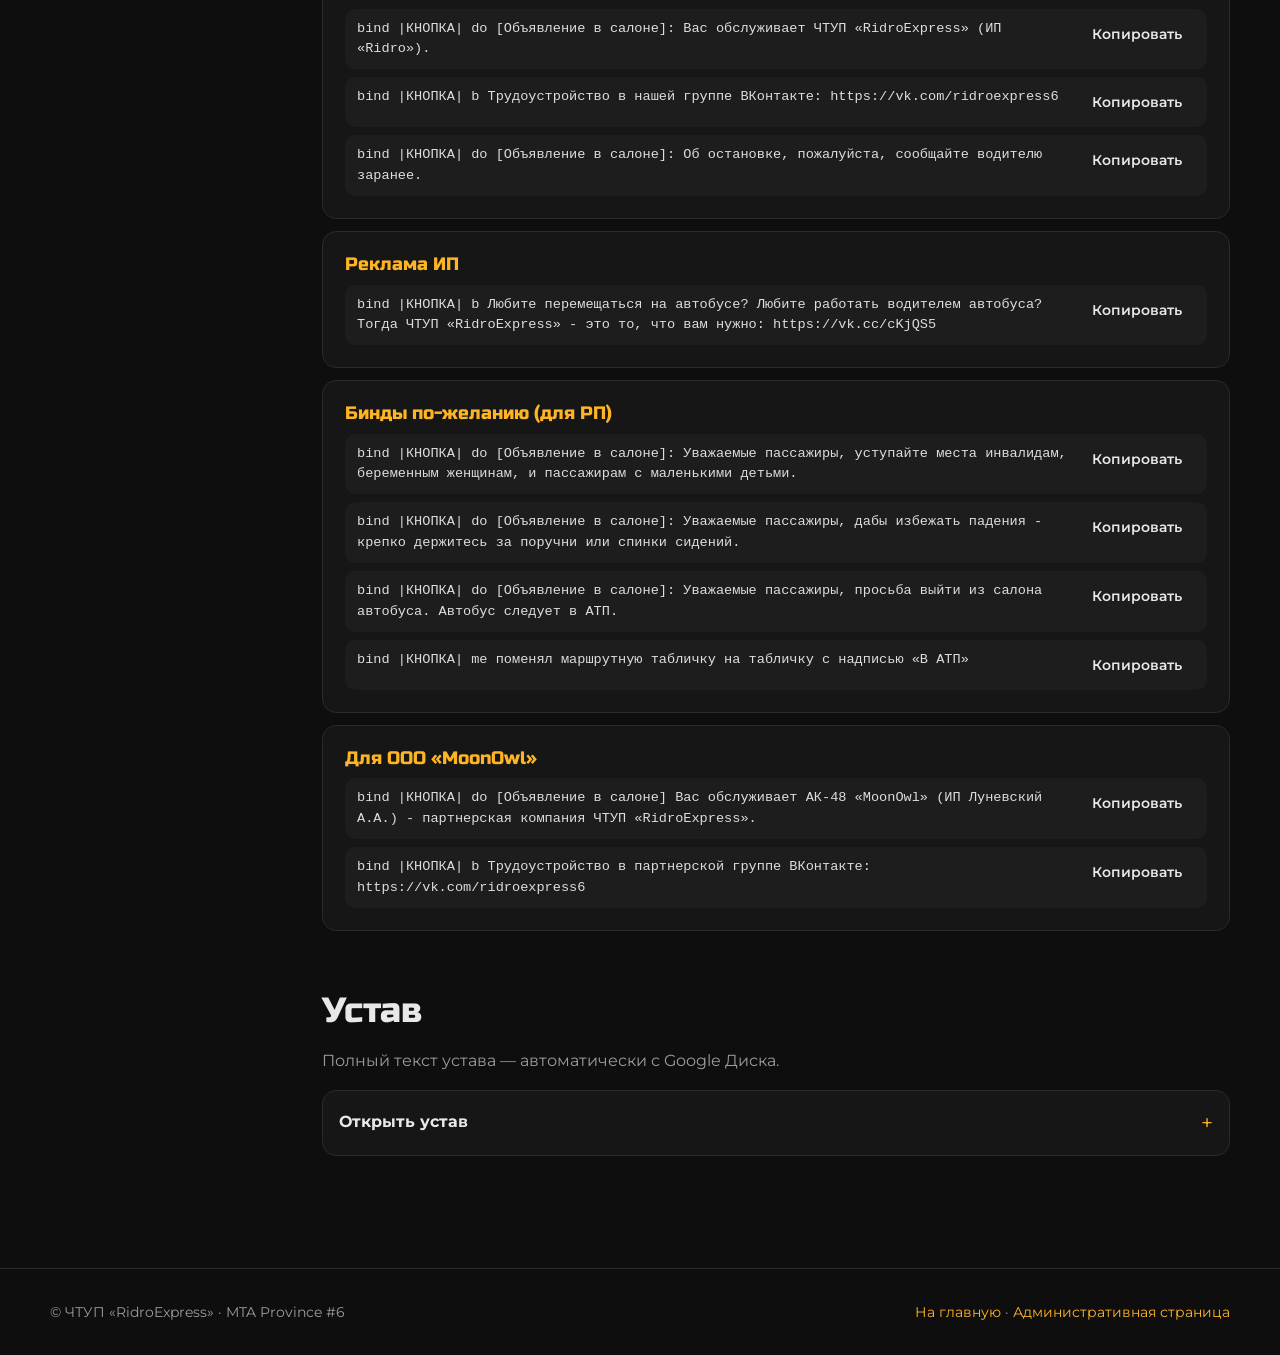
<file: staff.html>
<!doctype html>
<html lang="ru">
<head>
  <meta charset="utf-8">
  <meta name="viewport" content="width=device-width, initial-scale=1">
  <title>RidroExpress — сотрудникам</title>
  <meta name="description" content="Справочник сотрудника ЧТУП «RidroExpress»: зарплаты, таблички, бинды, правила, ПИВО.">
  <meta name="theme-color" content="#131313">
  <link rel="icon" href="assets/img/favicon.svg" type="image/svg+xml">
  <link rel="preconnect" href="https://fonts.googleapis.com">
  <link rel="preconnect" href="https://fonts.gstatic.com" crossorigin>
  <link href="https://fonts.googleapis.com/css2?family=Montserrat:wght@400;500;600;700&family=Russo+One&display=swap" rel="stylesheet">
  <link rel="stylesheet" href="assets/css/style.css?v=20261020n">
</head>
<body>
  <div class="stripes"></div>
  <header class="header">
    <div class="wrap">
      <a class="logo" href="./">
        <span class="plate">Ridro</span>
        <small>Справочник<br>сотрудника</small>
      </a>
      <button class="burger" aria-label="Меню" aria-expanded="false">
        <svg width="24" height="24" viewBox="0 0 24 24" fill="none" stroke="currentColor" stroke-width="2"><path d="M4 7h16M4 12h16M4 17h16"/></svg>
      </button>
      <nav class="nav">
        <a href="./">Пассажирам</a>
        <a href="staff.html" aria-current="page">Сотрудникам</a>
        <a href="#s-calc">Отчёты</a>
        <a class="btn btn-primary btn-sm" href="https://vk.ru/ridroexpress6" target="_blank" rel="noopener">Группа ВК</a>
      </nav>
    </div>
  </header>

  <div class="wrap staff-layout">
    <nav class="side" id="side">
      <a class="drive-btn" href="https://drive.google.com/drive/folders/169wPS9Te9qOnOkjKIsyj2RFLPJYRq1mo" target="_blank" rel="noopener">
        <svg width="20" height="20" viewBox="0 0 24 24" fill="none" stroke="currentColor" stroke-width="2" stroke-linejoin="round" aria-hidden="true"><path d="M3 6.5A1.5 1.5 0 0 1 4.5 5H9l2 2.5h8.5A1.5 1.5 0 0 1 21 9v9.5a1.5 1.5 0 0 1-1.5 1.5h-15A1.5 1.5 0 0 1 3 18.5z"/></svg>
        Документы на Google Диске ↗</a>
      <a href="#s-routes">Маршруты</a>
      <a href="#s-salary">Зарплата</a>
      <a href="#s-calc">Сдать отчёт</a>
      <a href="#s-staff">Сотрудники</a>
      <a href="#s-bonus">Надбавки</a>
      <a href="#s-ranks">Должности</a>
      <a href="#s-rules">Правила рейса</a>
      <a href="#s-penalties">Наказания</a>
      <a href="#s-liveries">Раскраска</a>
      <a href="#s-binds">Бинды</a>
      <a href="#s-ustav">Устав</a>
    </nav>

    <main>
      <section id="s-routes">
        <h2>Маршруты</h2>
        <p class="muted">Табличка, бинды, скриншоты и надбавки по каждому маршруту.</p>
        <div class="toolbar">
          <label class="field">Поиск<input class="input" id="rq" type="search" placeholder="Номер или остановка"></label>
          <div class="chips" id="rg"></div>
        </div>
        <div id="route-list"></div>
      </section>

      <section id="s-salary">
        <h2>Зарплата за рейс</h2>
        <p class="muted" id="salary-note"></p>
        <div class="table-wrap"><table id="salary-table"></table></div>
      </section>

      <section id="s-calc">
        <h2>Сдать отчёт</h2>
        <p class="muted">Посчитайте зарплату и отправьте отчёт — он сразу попадёт администрации на проверку. Если ездили на нескольких маршрутах или автобусах — добавьте строки. Ник и номер счёта сверяются с базой сотрудников.</p>
        <div class="panel calc">
          <div class="calc-grid">
            <label class="field">Класс<select class="input" id="c-level">
              <option value="chauffeur">Водитель I класса (шофёр)</option>
              <option value="driver" selected>Водитель II класса (водитель)</option>
              <option value="trainee">Водитель III класса (стажёр)</option>
            </select></label>
          </div>
          <div id="c-rows" class="trips"></div>
          <button type="button" class="btn btn-ghost btn-sm" id="c-add" style="margin-top:12px">+ Ещё маршрут / автобус</button>
          <div class="calc-out" id="c-out"></div>
          <form id="r-form" class="report-form" autocomplete="off">
            <div class="calc-grid">
              <label class="field">Никнейм<select class="input" id="c-nick" required><option value="">— выберите себя —</option></select></label>
              <label class="field">Номер банковского счёта<input class="input" id="r-bank" inputmode="numeric" placeholder="как в базе сотрудников" autocomplete="off" required></label>
              <label class="field">ГЛОНАСС использовался?<select class="input" id="r-glonass"><option>Нет</option><option>Да</option></select></label>
            </div>
            <label class="field">Скриншоты кругорейсов (ссылки)<textarea class="input" id="r-proof-rounds" rows="2" placeholder="https://…" required></textarea></label>
            <label class="field">Скриншоты пассажиров (ссылки, если были)<textarea class="input" id="r-proof-pass" rows="2"></textarea></label>
            <label class="field">Доказательства трат на топливо и табличку (если нужно возмещение)<textarea class="input" id="r-proof-costs" rows="2"></textarea></label>
            <label class="check"><input type="checkbox" id="r-remember" checked> Запомнить счёт на этом устройстве</label>
            <label class="check"><input type="checkbox" id="r-ok" required> Данные в отчёте верны</label>
            <div class="calc-send">
              <button class="btn btn-primary" type="submit" id="r-submit">Отправить отчёт</button>
              <a class="btn btn-ghost" id="c-send" target="_blank" rel="noopener">или через Google-форму ↗</a>
            </div>
            <p class="report-result" id="r-result" role="status"></p>
          </form>
        </div>
      </section>

      <section id="s-staff">
        <h2>Сотрудники</h2>
        <p class="muted" id="staff-note"></p>
        <div class="toolbar"><label class="field">Поиск<input class="input" id="staff-q" type="search" placeholder="Ник или имя"></label></div>
        <div id="staff"></div>
      </section>

      <section id="s-bonus">
        <h2>Надбавки</h2>
        <div class="cols">
          <div class="panel">
            <h3>За покупку автобуса</h3>
            <p class="muted" id="pb-note"></p>
            <div class="table-wrap"><table id="pb-table"></table></div>
          </div>
          <div class="panel">
            <h3>Другие надбавки</h3>
            <ul class="list">
              <li>За тип автобуса — своя на каждом маршруте (см. карточку маршрута).</li>
              <li>За пассажиров — по перевозчику (см. таблицу зарплат).</li>
              <li>Списание автобуса: 100 ₽ (без фонда) или 250 ₽ (деньги в фонд) за кругорейс.</li>
            </ul>
          </div>
        </div>
      </section>

      <section id="s-ranks">
        <h2>Должности и повышение</h2>
        <div class="steps" id="ranks"></div>
      </section>

      <section id="s-rules">
        <h2>Правила во время рейса</h2>
        <div class="panel"><ul class="list" id="rules"></ul></div>
      </section>

      <section id="s-penalties">
        <h2>Наказания</h2>
        <div class="table-wrap"><table id="penalties"></table></div>
      </section>

      <section id="s-liveries">
        <h2>Фирменная раскраска</h2>
        <p class="muted">Ненормативная раскраска — штраф 15% от ЗП за рейсы, «в стилистике» ЧТУП — 5%.</p>
        <div class="cols" id="liveries"></div>
      </section>

      <section id="s-binds">
        <h2>Бинды</h2>
        <div class="toolbar"><label class="field">Клавиша для биндов<input class="input bind-key" placeholder="например, num_1"></label></div>
        <div id="binds"></div>
      </section>

      <section id="s-ustav">
        <h2>Устав</h2>
        <p class="muted">Полный текст устава — автоматически с Google Диска.</p>
        <details class="acc ustav-box"><summary><b>Открыть устав</b></summary><div class="acc-body ustav" id="ustav"></div></details>
      </section>
    </main>
  </div>

  <footer class="footer">
    <div class="wrap">
      <span>© ЧТУП «RidroExpress» · MTA Province #6</span>
      <span><a href="./">На главную</a> · <a href="admin.html">Административная страница</a></span>
    </div>
  </footer>

  <script src="assets/js/common.js?v=20261020n"></script>
  <script src="assets/js/staff.js?v=20261020n"></script>
</body>
</html>
</file>
<file: assets/css/style.css>
/* ЧТУП «RidroExpress» — фирменные цвета из Устава (Приложение №1) */
:root {
  --yellow: #FFB424;
  --yellow-soft: #E3C415;
  --black: #131313;
  --white: #E8E8E8;
  --green: #31B300;
  --blue: #0072CE;

  --bg: #0E0E0E;
  --surface: #161616;
  --surface-2: #1D1D1D;
  --line: #2A2A2A;
  --text: var(--white);
  --muted: #9C9C9C;
  --radius: 14px;
  --shadow: 0 10px 30px rgba(0, 0, 0, .45);
  --font-head: "Russo One", "Montserrat", system-ui, sans-serif;
  --font: "Montserrat", system-ui, -apple-system, "Segoe UI", sans-serif;
  --mono: ui-monospace, "Cascadia Mono", Consolas, monospace;
  color-scheme: dark;
}

* { box-sizing: border-box; }
[hidden] { display: none !important; }
html { scroll-behavior: smooth; }
body {
  margin: 0;
  background: var(--bg);
  color: var(--text);
  font: 400 16px/1.55 var(--font);
  -webkit-font-smoothing: antialiased;
}
img { max-width: 100%; display: block; }
a { color: var(--yellow); text-decoration: none; }
a:hover { text-decoration: underline; }
h1, h2, h3 { font-family: var(--font-head); font-weight: 400; line-height: 1.15; margin: 0 0 .5em; }
h2 { font-size: clamp(1.6rem, 3vw, 2.2rem); }
h3 { font-size: 1.15rem; }
p { margin: 0 0 1em; }
.wrap { width: min(1180px, 100% - 32px); margin-inline: auto; }
.muted { color: var(--muted); }
.sr-only { position: absolute; width: 1px; height: 1px; overflow: hidden; clip: rect(0 0 0 0); }

/* ---------- Header ---------- */
.header {
  position: sticky; top: 0; z-index: 50;
  background: rgba(14, 14, 14, .88);
  backdrop-filter: blur(10px);
  border-bottom: 1px solid var(--line);
}
.header .wrap { display: flex; align-items: center; gap: 24px; height: 64px; }
.logo { display: flex; align-items: center; gap: 10px; color: var(--text); font-weight: 700; }
.logo:hover { text-decoration: none; }
.plate {
  display: inline-block; background: var(--yellow); color: var(--black);
  font-family: var(--font-head); font-size: 1.15rem; padding: 4px 12px 3px;
  border-radius: 8px 8px 8px 0; letter-spacing: .5px;
}
.logo small { color: var(--muted); font-weight: 500; font-size: .78rem; line-height: 1.2; }
.nav { display: flex; gap: 4px; margin-left: auto; align-items: center; }
.nav a {
  color: var(--text); padding: 8px 12px; border-radius: 10px; font-weight: 500; font-size: .95rem;
}
.nav a:hover, .nav a[aria-current="page"] { background: var(--surface-2); text-decoration: none; }
.nav .btn { margin-left: 6px; }
.burger { display: none; margin-left: auto; background: none; border: 0; color: var(--text); padding: 8px; cursor: pointer; }

@media (max-width: 820px) {
  .burger { display: block; }
  .nav {
    display: none; position: absolute; top: 64px; left: 0; right: 0; flex-direction: column; align-items: stretch;
    background: var(--surface); border-bottom: 1px solid var(--line); padding: 8px 16px 16px;
  }
  .nav.open { display: flex; }
  .nav .btn { margin: 8px 0 0; text-align: center; }
}

/* ---------- Buttons, chips, inputs ---------- */
.btn {
  display: inline-flex; align-items: center; justify-content: center; gap: 8px;
  border: 1px solid transparent; border-radius: 12px; padding: 11px 18px;
  font: 600 .95rem var(--font); cursor: pointer; transition: .15s; color: var(--text); background: var(--surface-2);
}
.btn:hover { text-decoration: none; border-color: #444; }
.btn-primary { background: var(--yellow); color: var(--black); }
.btn-primary:hover { background: #ffc451; border-color: transparent; }
.btn-ghost { background: transparent; border-color: var(--line); }
.btn-sm { padding: 6px 12px; font-size: .85rem; border-radius: 10px; }
.btn-danger { background: transparent; border-color: #5a2222; color: #ff8d8d; }

.chips { display: flex; flex-wrap: wrap; gap: 8px; }
.chip {
  border: 1px solid var(--line); background: var(--surface); color: var(--text);
  padding: 7px 14px; border-radius: 999px; font: 500 .9rem var(--font); cursor: pointer;
}
.chip:hover { border-color: #444; }
.chip[aria-pressed="true"] { background: var(--yellow); color: var(--black); border-color: var(--yellow); }

.input, select.input, textarea.input {
  width: 100%; background: var(--surface); color: var(--text); border: 1px solid var(--line);
  border-radius: 12px; padding: 11px 14px; font: 500 1rem var(--font); outline: none;
}
.input:focus { border-color: var(--yellow); }
textarea.input { resize: vertical; min-height: 80px; line-height: 1.45; }
label.field { display: grid; gap: 6px; font-size: .85rem; color: var(--muted); font-weight: 600; }

/* ---------- Hero ---------- */
.hero { position: relative; overflow: hidden; padding: 72px 0 56px; border-bottom: 1px solid var(--line); }
.hero::before {
  content: ""; position: absolute; inset: 0;
  background:
    radial-gradient(900px 400px at 85% 10%, rgba(255, 180, 36, .12), transparent 60%),
    linear-gradient(transparent 0 calc(100% - 1px), rgba(255,255,255,.035) 0) 0 0 / 100% 48px,
    linear-gradient(90deg, transparent 0 calc(100% - 1px), rgba(255,255,255,.035) 0) 0 0 / 48px 100%;
  pointer-events: none;
}
.hero .wrap { position: relative; display: grid; grid-template-columns: 1.1fr .9fr; gap: 40px; align-items: center; }
.hero h1 { font-size: clamp(2.3rem, 6vw, 4.2rem); margin-bottom: 16px; }
.hero h1 span { color: var(--yellow); }
.hero .lead { font-size: 1.15rem; color: #cfcfcf; max-width: 34em; }
.eyebrow { display: inline-flex; align-items: center; gap: 8px; color: var(--yellow); font-weight: 600; font-size: .85rem; letter-spacing: .08em; text-transform: uppercase; margin-bottom: 14px; }
.eyebrow::before { content: ""; width: 22px; height: 3px; background: var(--yellow); border-radius: 2px; }
.hero-actions { display: flex; gap: 12px; flex-wrap: wrap; margin: 24px 0 32px; }
.stats { display: flex; gap: 32px; flex-wrap: wrap; }
.stat b { display: block; font-family: var(--font-head); font-size: 2rem; color: var(--yellow); font-weight: 400; }
.stat span { color: var(--muted); font-size: .9rem; }
.hero-art svg { width: 100%; height: auto; }
.route-line { stroke-dasharray: 1400; stroke-dashoffset: 1400; animation: draw 2.6s ease-out .2s forwards; }
@keyframes draw { to { stroke-dashoffset: 0; } }
@media (prefers-reduced-motion: reduce) { .route-line { animation: none; stroke-dashoffset: 0; } }
@media (max-width: 860px) {
  .hero { padding: 48px 0 40px; }
  .hero .wrap { grid-template-columns: 1fr; }
  .hero-art { display: none; }
  .stats { gap: 20px; }
  .stat b { font-size: 1.6rem; }
}

/* ---------- Sections ---------- */
section { padding: 64px 0; }
.section-head { display: flex; align-items: end; justify-content: space-between; gap: 16px; flex-wrap: wrap; margin-bottom: 24px; }
.section-head p { margin: 0; }

/* ---------- Route finder ---------- */
.finder { display: grid; gap: 14px; margin-bottom: 24px; }
.search { position: relative; }
.search svg { position: absolute; left: 14px; top: 50%; transform: translateY(-50%); color: var(--muted); }
.search .input { padding-left: 44px; font-size: 1.05rem; height: 52px; }
.filters { display: flex; gap: 16px; flex-wrap: wrap; justify-content: space-between; }
.count { color: var(--muted); font-size: .9rem; margin-bottom: 12px; }

.grid { display: grid; grid-template-columns: repeat(auto-fill, minmax(270px, 1fr)); gap: 16px; }
.card {
  position: relative; display: flex; flex-direction: column; text-align: left; width: 100%;
  background: var(--surface); border: 1px solid var(--line); border-radius: var(--radius);
  overflow: hidden; cursor: pointer; color: var(--text); font: inherit; padding: 0; transition: .18s;
}
.card:hover { border-color: #4a4a4a; transform: translateY(-2px); box-shadow: var(--shadow); }
.card .thumb { aspect-ratio: 16 / 9; background: #0a0a0a center / cover no-repeat; border-bottom: 1px solid var(--line); }
.card .thumb.empty { display: grid; place-items: center; color: #444; font-size: .85rem; }
.card .body { padding: 14px 16px 16px; display: grid; gap: 8px; }
.card .top { display: flex; align-items: center; gap: 10px; }
.num {
  display: inline-grid; place-items: center; min-width: 46px; height: 34px; padding: 0 10px;
  background: var(--yellow); color: var(--black); border-radius: 9px;
  font-family: var(--font-head); font-size: 1.05rem;
}
.num.moonowl { background: var(--white); color: var(--black); }
.num.mup { background: var(--green); color: #fff; }
.num.troll { background: var(--blue); color: #fff; }
.op { font-size: .78rem; color: var(--muted); font-weight: 600; }
.ends { font-weight: 600; line-height: 1.35; }
.ends .arrow { color: var(--yellow); margin: 0 4px; }
.meta { display: flex; gap: 12px; font-size: .85rem; color: var(--muted); flex-wrap: wrap; }
.meta b { color: var(--text); font-weight: 600; }
.empty-state { padding: 48px; text-align: center; color: var(--muted); border: 1px dashed var(--line); border-radius: var(--radius); }

/* ---------- Route dialog ---------- */
dialog.route {
  width: min(1100px, 100% - 24px); max-height: calc(100% - 24px); padding: 0; border: 1px solid var(--line);
  border-radius: 18px; background: var(--surface); color: var(--text); box-shadow: var(--shadow);
}
dialog.route::backdrop { background: rgba(0, 0, 0, .7); backdrop-filter: blur(3px); }
.dlg-head { display: flex; align-items: center; gap: 14px; padding: 18px 20px; border-bottom: 1px solid var(--line); position: sticky; top: 0; background: var(--surface); z-index: 2; }
.dlg-head .num { min-width: 58px; height: 42px; font-size: 1.3rem; }
.dlg-head h3 { margin: 0; font-family: var(--font); font-weight: 700; font-size: 1.1rem; }
.dlg-head .close { margin-left: auto; }
.dlg-body { display: grid; grid-template-columns: 1.5fr 1fr; gap: 0; }
.dlg-map { background: #0a0a0a; border-right: 1px solid var(--line); }
.dlg-map a { display: block; }
.dlg-map img { width: 100%; height: auto; }
.dlg-info { padding: 20px; display: grid; gap: 18px; align-content: start; }
.facts { display: grid; grid-template-columns: repeat(2, 1fr); gap: 10px; }
.fact { background: var(--surface-2); border-radius: 12px; padding: 10px 12px; }
.fact span { display: block; font-size: .78rem; color: var(--muted); }
.fact b { font-size: 1.1rem; }
.stops { list-style: none; margin: 0; padding: 0; position: relative; }
/* линия — от центра первой точки до центра последней (строка ≈ 35px → центр 17px) */
.stops::before { content: ""; position: absolute; left: 7px; top: 17px; bottom: 17px; width: 3px; background: var(--yellow); border-radius: 2px; }
.stops li { position: relative; padding: 5px 0 5px 28px; }
.stops li::before {
  content: ""; position: absolute; left: 1px; top: calc(50% - 7.5px); width: 15px; height: 15px; border-radius: 50%;
  box-sizing: border-box; /* иначе рамка увеличивает кружок до 21px и он съезжает с линии */
  background: var(--surface); border: 3px solid var(--yellow);
}
.stops li.end { font-weight: 700; }
.stops li.end::before { background: var(--yellow); }
@media (max-width: 860px) {
  .dlg-body { grid-template-columns: 1fr; }
  .dlg-map { border-right: 0; border-bottom: 1px solid var(--line); }
}

/* ---------- Info blocks ---------- */
.cols { display: grid; grid-template-columns: repeat(auto-fit, minmax(260px, 1fr)); gap: 16px; }
.panel { background: var(--surface); border: 1px solid var(--line); border-radius: var(--radius); padding: 22px; }
.panel h3 { color: var(--yellow); }
.list { margin: 0; padding: 0; list-style: none; display: grid; gap: 10px; }
.list li { position: relative; padding-left: 22px; }
.list li::before { content: ""; position: absolute; left: 0; top: .55em; width: 10px; height: 10px; border-radius: 50%; border: 2px solid var(--yellow); }
.band { background: var(--yellow); color: var(--black); }
.band .wrap { display: flex; align-items: center; justify-content: space-between; gap: 24px; flex-wrap: wrap; }
.band h2 { margin: 0 0 6px; }
.band p { margin: 0; font-weight: 500; }
.band .btn { background: var(--black); color: var(--yellow); }
.links { display: grid; gap: 10px; }
.links a { display: flex; justify-content: space-between; align-items: center; padding: 12px 14px; background: var(--surface-2); border-radius: 12px; color: var(--text); }
.links a:hover { text-decoration: none; background: #252525; }
.links a::after { content: "↗"; color: var(--yellow); }

/* ---------- Footer ---------- */
.footer { border-top: 1px solid var(--line); padding: 32px 0; color: var(--muted); font-size: .9rem; }
.footer .wrap { display: flex; justify-content: space-between; gap: 16px; flex-wrap: wrap; align-items: center; }
.stripes { height: 6px; background: linear-gradient(90deg, var(--yellow) 0 70%, var(--black) 70% 80%, var(--green) 80%); }

/* ---------- Staff page ---------- */
.staff-layout { display: grid; grid-template-columns: 240px minmax(0, 1fr); gap: 32px; padding: 32px 0 64px; }
.side { position: sticky; top: 88px; align-self: start; display: grid; gap: 4px; }
.side a { color: var(--text); padding: 10px 14px; border-radius: 10px; font-weight: 500; }
.side a:hover { background: var(--surface); text-decoration: none; }
.side a.active { background: var(--surface-2); color: var(--yellow); }
/* заметная кнопка папки Google Диска (первая в меню) */
.side a.drive-btn { display: flex; align-items: center; gap: 10px; margin-bottom: 10px; background: var(--yellow); color: var(--black); font-weight: 700; box-shadow: 0 6px 18px rgba(255, 180, 36, .25); }
.side a.drive-btn:hover { background: #ffc451; }
.staff-layout section { padding: 0 0 48px; scroll-margin-top: 88px; }
@media (max-width: 900px) {
  .staff-layout { grid-template-columns: minmax(0, 1fr); }
  .side { position: static; display: flex; overflow-x: auto; gap: 6px; padding-bottom: 4px; }
  .side a { white-space: nowrap; background: var(--surface); }
}
.table-wrap { overflow-x: auto; border: 1px solid var(--line); border-radius: var(--radius); }
table { width: 100%; border-collapse: collapse; font-size: .92rem; }
th, td { padding: 10px 14px; text-align: left; border-bottom: 1px solid var(--line); white-space: nowrap; }
th { background: var(--surface-2); color: var(--muted); font-weight: 600; font-size: .8rem; text-transform: uppercase; letter-spacing: .04em; position: sticky; top: 0; }
td.r, th.r { text-align: right; font-variant-numeric: tabular-nums; }
tbody tr:hover { background: var(--surface); }
tbody tr.group-row td { background: #121212; color: var(--yellow); font-weight: 700; }
.copy-row { display: flex; gap: 8px; align-items: flex-start; background: var(--surface-2); border-radius: 10px; padding: 10px 12px; }
.copy-row code { flex: 1; font: .85rem/1.5 var(--mono); white-space: pre-wrap; word-break: break-word; color: #ddd; }
.copy-row + .copy-row { margin-top: 8px; }
.copy { flex: none; }
.acc { border: 1px solid var(--line); border-radius: var(--radius); background: var(--surface); overflow: hidden; }
.acc + .acc { margin-top: 10px; }
.acc summary { list-style: none; cursor: pointer; display: flex; align-items: center; gap: 12px; padding: 12px 16px; }
.acc summary::-webkit-details-marker { display: none; }
.acc summary::after { content: "+"; margin-left: auto; color: var(--yellow); font-size: 1.3rem; }
.acc[open] summary::after { content: "−"; }
.acc .acc-body { padding: 4px 16px 18px; display: grid; gap: 16px; }
.kv { display: grid; grid-template-columns: 160px 1fr; gap: 8px 16px; font-size: .92rem; }
.kv dt { color: var(--muted); }
.kv dd { margin: 0; }
@media (max-width: 600px) { .kv { grid-template-columns: 1fr; } .kv dt { margin-top: 6px; } }
.swatches { display: flex; gap: 6px; flex-wrap: wrap; }
.swatch { width: 54px; height: 54px; border-radius: 10px; border: 1px solid #333; display: flex; align-items: end; padding: 3px; font: 600 .6rem var(--mono); color: #000; }
.steps { counter-reset: s; display: grid; gap: 12px; }
.step { counter-increment: s; position: relative; padding: 16px 16px 16px 64px; background: var(--surface); border: 1px solid var(--line); border-radius: var(--radius); }
.step::before { content: counter(s); position: absolute; left: 16px; top: 16px; width: 34px; height: 34px; display: grid; place-items: center; background: var(--yellow); color: var(--black); border-radius: 50%; font-family: var(--font-head); }
.step h3 { margin-bottom: 4px; }
.step p { margin: 0; color: #cfcfcf; }
.toolbar { display: flex; gap: 12px; flex-wrap: wrap; align-items: end; margin-bottom: 16px; }
.toolbar .field { min-width: 200px; }
.toast {
  position: fixed; left: 50%; bottom: 24px; transform: translateX(-50%) translateY(20px); opacity: 0;
  background: var(--yellow); color: var(--black); padding: 10px 18px; border-radius: 12px; font-weight: 600;
  transition: .2s; z-index: 100; pointer-events: none;
}
.toast.show { opacity: 1; transform: translateX(-50%) translateY(0); }
.badge { display: inline-block; padding: 2px 8px; border-radius: 6px; font-size: .75rem; font-weight: 700; background: var(--surface-2); color: var(--muted); }
.badge.warn { background: #3a2c0c; color: var(--yellow); }

/* ---------- Калькулятор, отчёты, сотрудники, устав ---------- */
.hint { font-size: .8rem; color: var(--muted); font-weight: 400; margin: 12px 0 0; }
.calc-grid { display: grid; grid-template-columns: repeat(auto-fit, minmax(200px, 1fr)); gap: 14px; }
.calc-out { display: grid; grid-template-columns: repeat(auto-fit, minmax(150px, 1fr)); gap: 10px; margin: 18px 0; }
.calc-out .fact.total { background: var(--yellow); color: var(--black); }
.calc-out .fact.total span { color: rgba(0, 0, 0, .65); }
.calc-out .fact.minus b { color: #ff8d8d; }
.calc-send { display: flex; gap: 12px; align-items: end; flex-wrap: wrap; }
.calc-send .field { flex: 1 1 220px; }
.notice { padding: 18px; border: 1px dashed var(--line); border-radius: var(--radius); color: var(--muted); }
.ustav { line-height: 1.6; }
.ustav h3 { color: var(--yellow); margin: 22px 0 8px; font-size: 1.2rem; }
.ustav h4 { margin: 16px 0 6px; font-family: var(--font); font-weight: 700; font-size: 1rem; }
.ustav p { margin: 0 0 8px; white-space: normal; }
.ustav img { max-width: 100%; border-radius: 10px; margin: 8px 0; }
.ustav-box summary { padding: 16px; }
.more { margin-top: 12px; }
.badge.ok { background: #183d10; color: #8ee36b; }
.badge.bad { background: #3d1515; color: #ff8d8d; }
.report-form { display: grid; gap: 14px; border-top: 1px solid var(--line); padding-top: 18px; }
.check { display: flex; gap: 8px; align-items: center; color: var(--muted); font-size: .9rem; }
.report-result { margin: 0; font-weight: 600; min-height: 1.2em; }
.report-result.ok { color: #8ee36b; }
.report-result.bad { color: #ff8d8d; }
.trips { display: grid; gap: 12px; margin-top: 14px; }
.trip { border: 1px solid var(--line); border-radius: 12px; padding: 12px 14px 14px; background: var(--bg); }
.trip-head { display: flex; justify-content: space-between; align-items: center; margin-bottom: 10px; min-height: 30px; }
.bind-key-field { max-width: 260px; margin-bottom: 10px; }
</file>
<file: assets/css/admin.css>
/* Админка */
.admin-login { max-width: 640px; padding: 48px 0; }
.form-grid { display: grid; gap: 14px; }
.check { display: flex; gap: 8px; align-items: center; color: var(--muted); font-size: .9rem; }
.error { color: #ff8d8d; margin: 0; min-height: 1.2em; }
.howto { margin: 0; padding-left: 20px; display: grid; gap: 8px; }

.admin { padding: 24px 0 64px; }
.admin section { padding: 0; }
.tabs { display: flex; gap: 8px; align-items: center; flex-wrap: wrap; margin-bottom: 20px; position: sticky; top: 64px; background: var(--bg); padding: 12px 0; z-index: 5; }
.dirty { color: var(--yellow); font-size: .85rem; font-weight: 600; }
.admin-split { display: grid; grid-template-columns: 280px minmax(0, 1fr); gap: 20px; align-items: start; }
.admin-list { display: grid; gap: 8px; position: sticky; top: 140px; max-height: calc(100vh - 160px); overflow: auto; padding-right: 4px; }
.admin-list .item {
  display: flex; gap: 10px; align-items: center; width: 100%; text-align: left; cursor: pointer;
  background: var(--surface); border: 1px solid var(--line); border-radius: 10px; padding: 8px 10px; color: var(--text); font: 500 .88rem var(--font);
}
.admin-list .item.active { border-color: var(--yellow); }
.admin-list .item .num { min-width: 40px; height: 28px; font-size: .85rem; }
.admin-list .grp { color: var(--muted); font-size: .75rem; font-weight: 700; text-transform: uppercase; margin: 10px 2px 2px; }
@media (max-width: 860px) {
  .admin-split { grid-template-columns: minmax(0, 1fr); }
  .admin-list { position: static; max-height: 320px; }
}
.form-cols { display: grid; grid-template-columns: repeat(auto-fit, minmax(180px, 1fr)); gap: 14px; }
.form-block { display: grid; gap: 14px; margin-bottom: 22px; }
.form-block > h3 { margin: 6px 0 0; color: var(--yellow); }
.hint { font-size: .8rem; color: var(--muted); font-weight: 400; }
.map-preview { max-height: 260px; width: auto; border-radius: 10px; border: 1px solid var(--line); }
.bonus-row { display: grid; grid-template-columns: 1fr 2fr 110px auto; gap: 8px; align-items: center; }
@media (max-width: 700px) { .bonus-row { grid-template-columns: 1fr; } }
.form-actions { display: flex; gap: 10px; flex-wrap: wrap; justify-content: space-between; border-top: 1px solid var(--line); padding-top: 16px; }

/* Универсальный редактор JSON */
.jf-obj { display: grid; gap: 12px; }
.jf-obj > .jf-obj, .jf-arr .jf-obj { border-left: 3px solid var(--line); padding-left: 14px; }
.jf-arr { display: grid; gap: 10px; }
.jf-item { display: grid; grid-template-columns: minmax(0, 1fr) auto; gap: 8px; align-items: start; background: var(--surface-2); border-radius: 12px; padding: 12px; }
.jf-title { font-family: var(--font-head); color: var(--yellow); font-size: 1.05rem; margin-top: 8px; }

/* Генератор табличек (размеры и цвета — как в игре / RISX Nano) */
.plate-panel { max-width: 820px; }
.pl-wrap { width: 100%; overflow: hidden; border-radius: 14px; background: #FAF6F0; }
.pl-fixed { width: 767px; height: 250px; background: #FAF6F0; transform-origin: 0 0; }
.pl-inner { position: relative; width: 767px; height: 250px; filter: invert(1); }
.pl-box { position: absolute; width: 0; display: flex; flex-direction: column; align-items: center; justify-content: center; }
.pl-row { display: flex; align-items: center; justify-content: center; width: max-content; }
.pl-row img { display: block; max-width: none; width: auto; }
.pl-fields { display: grid; gap: 10px; margin-top: 14px; }
.pl-field { display: grid; grid-template-columns: 1fr auto; gap: 10px; align-items: end; }

/* Отчёты: подробности строки */
.rep-detail { display: grid; grid-template-columns: repeat(auto-fill, minmax(190px, 1fr)); gap: 10px 16px; padding: 8px 0; word-break: break-word; }
.rep-status { padding: 4px 8px; min-width: 130px; font-size: .85rem; }
.rep-status.ok { border-color: #31B300; }
.rep-status.warn { border-color: var(--yellow); }
.rep-status.bad { border-color: #ff8d8d; }
.rep-comment { display: flex; gap: 10px; align-items: end; flex-wrap: wrap; padding-top: 8px; }
.rep-comment .field { flex: 1 1 280px; }
</file>
